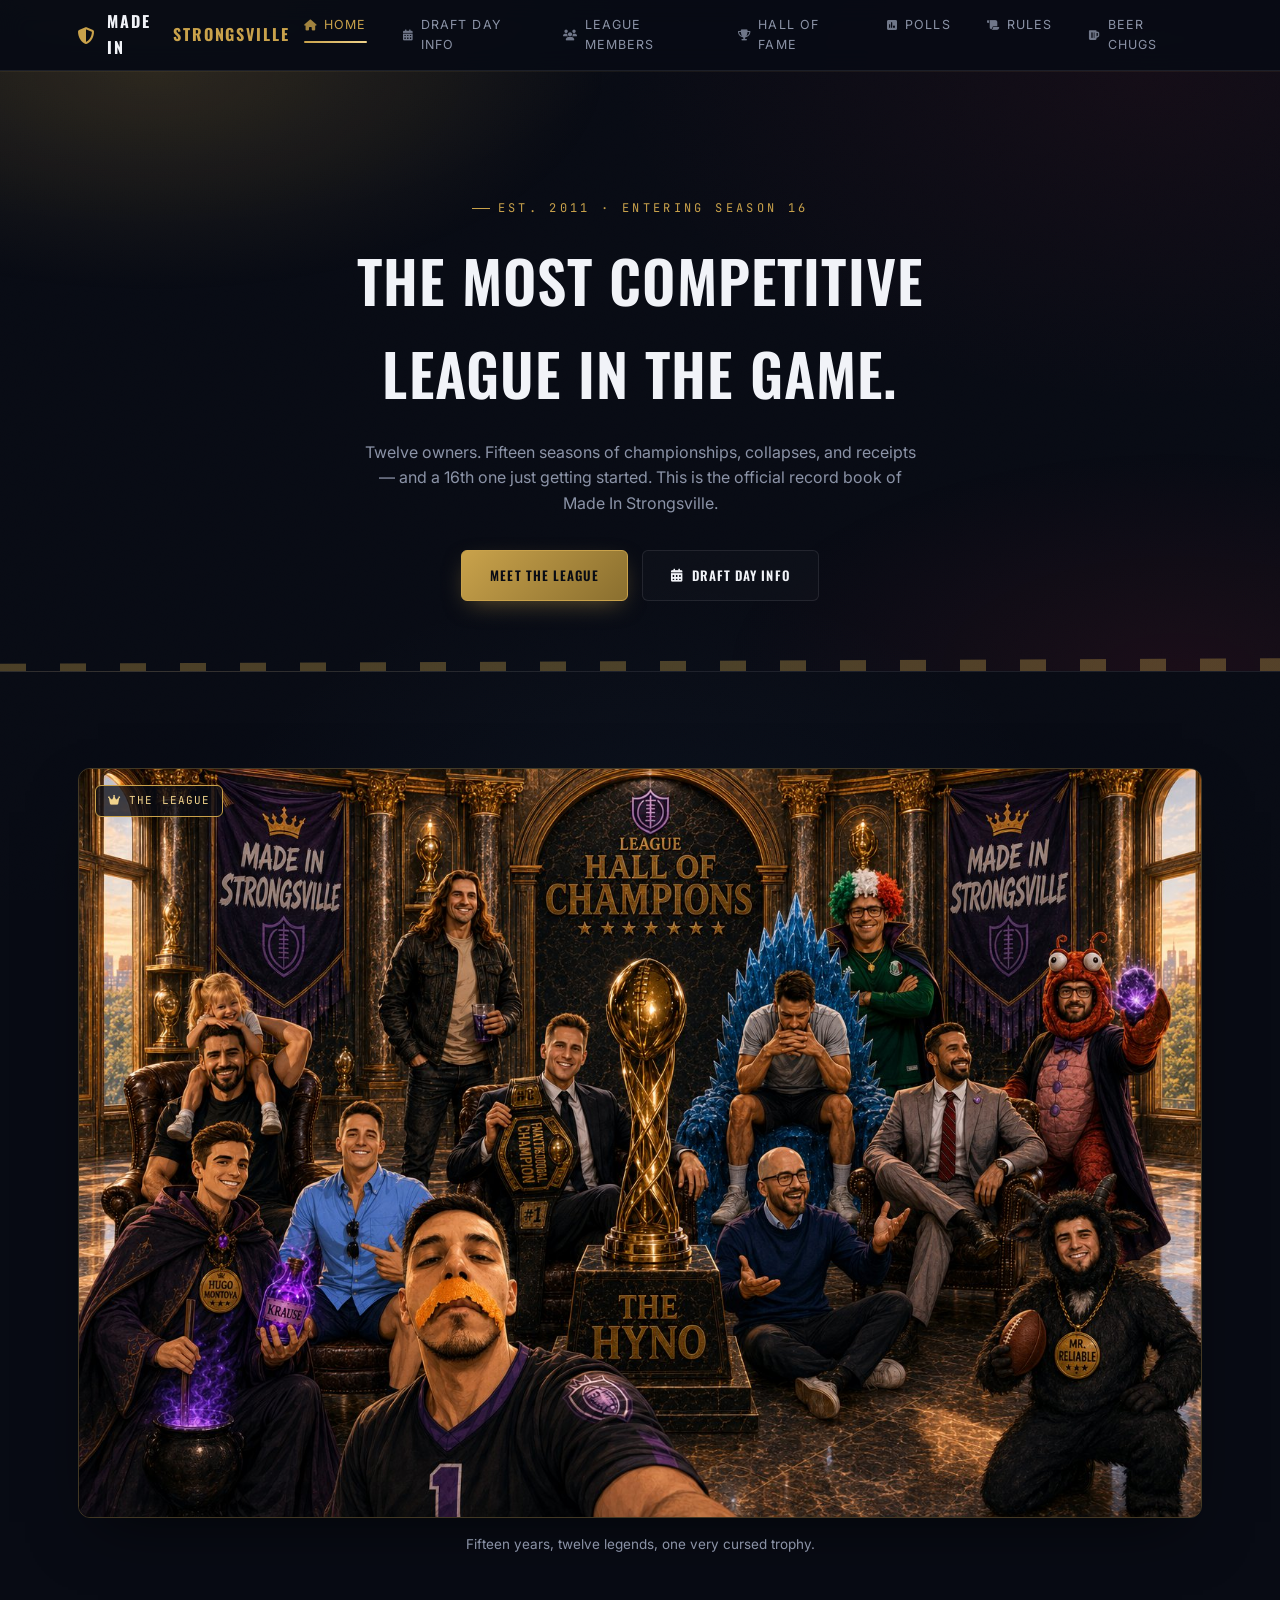
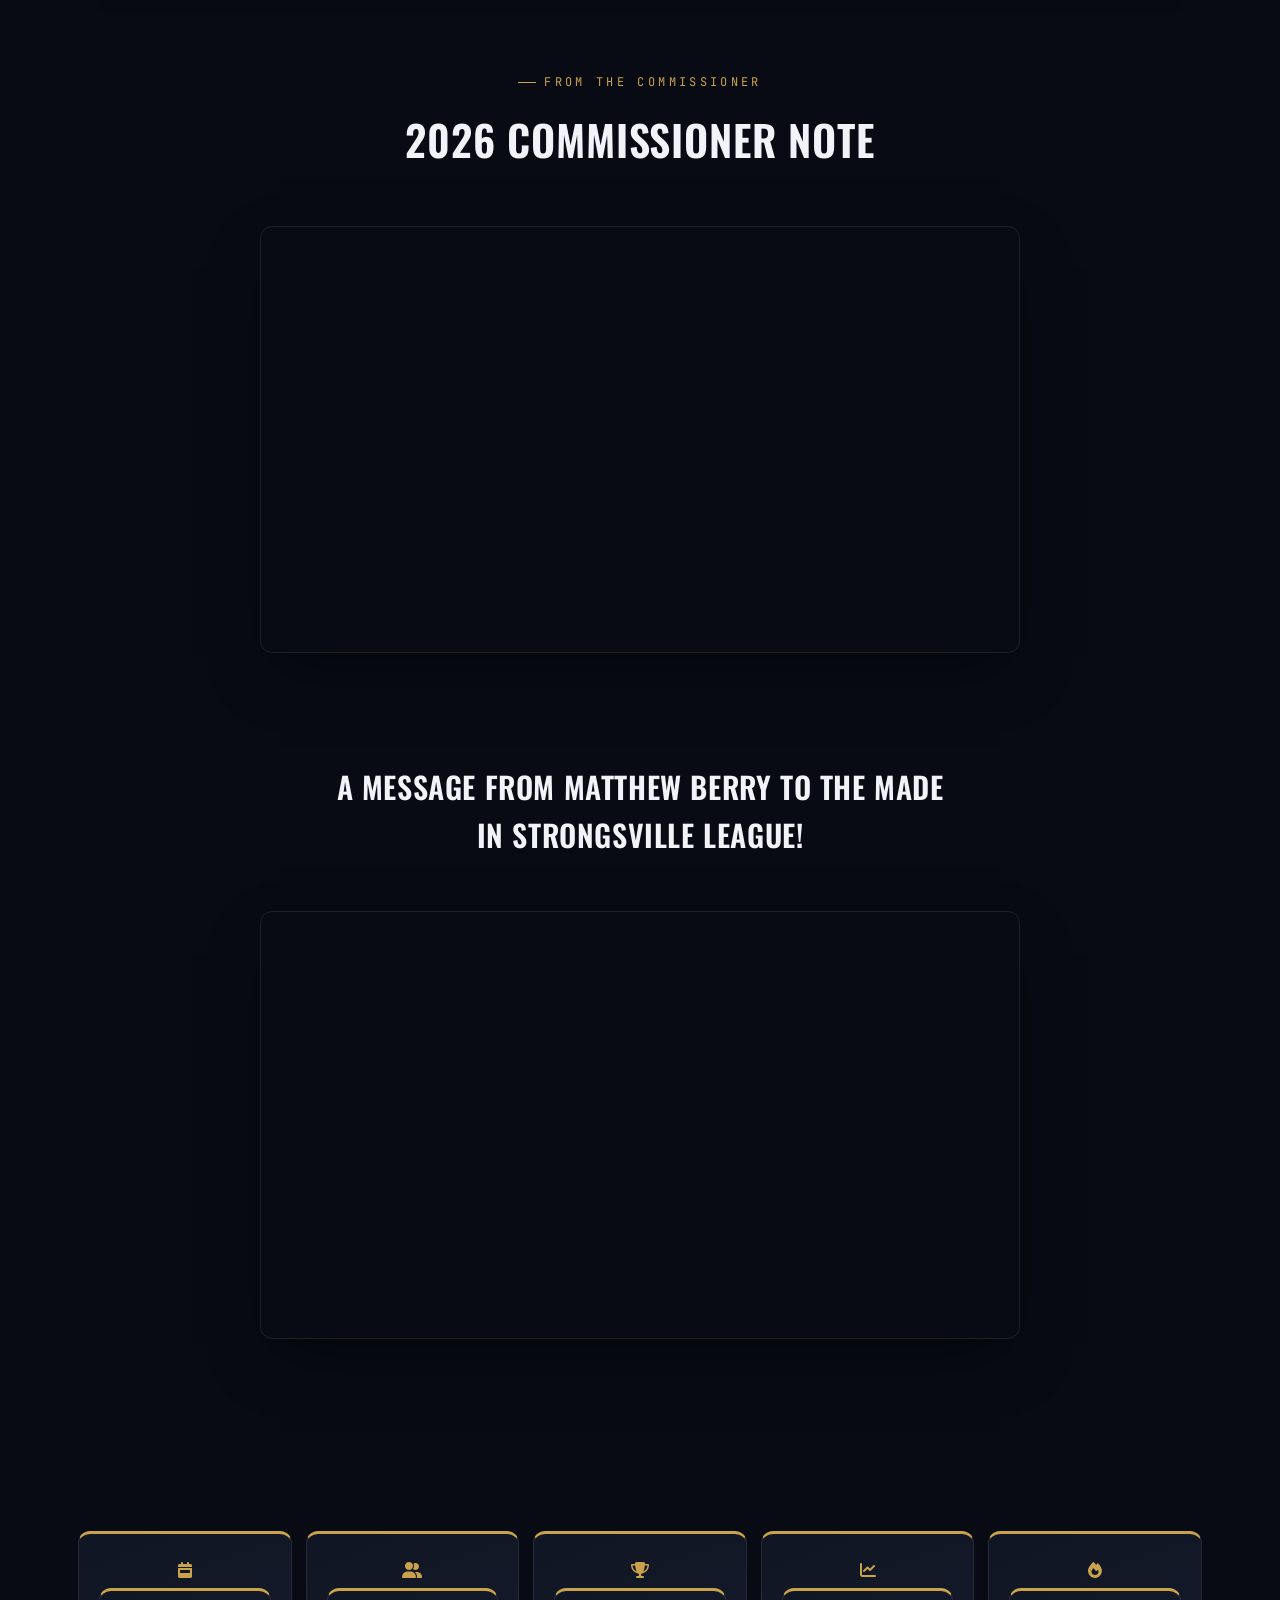
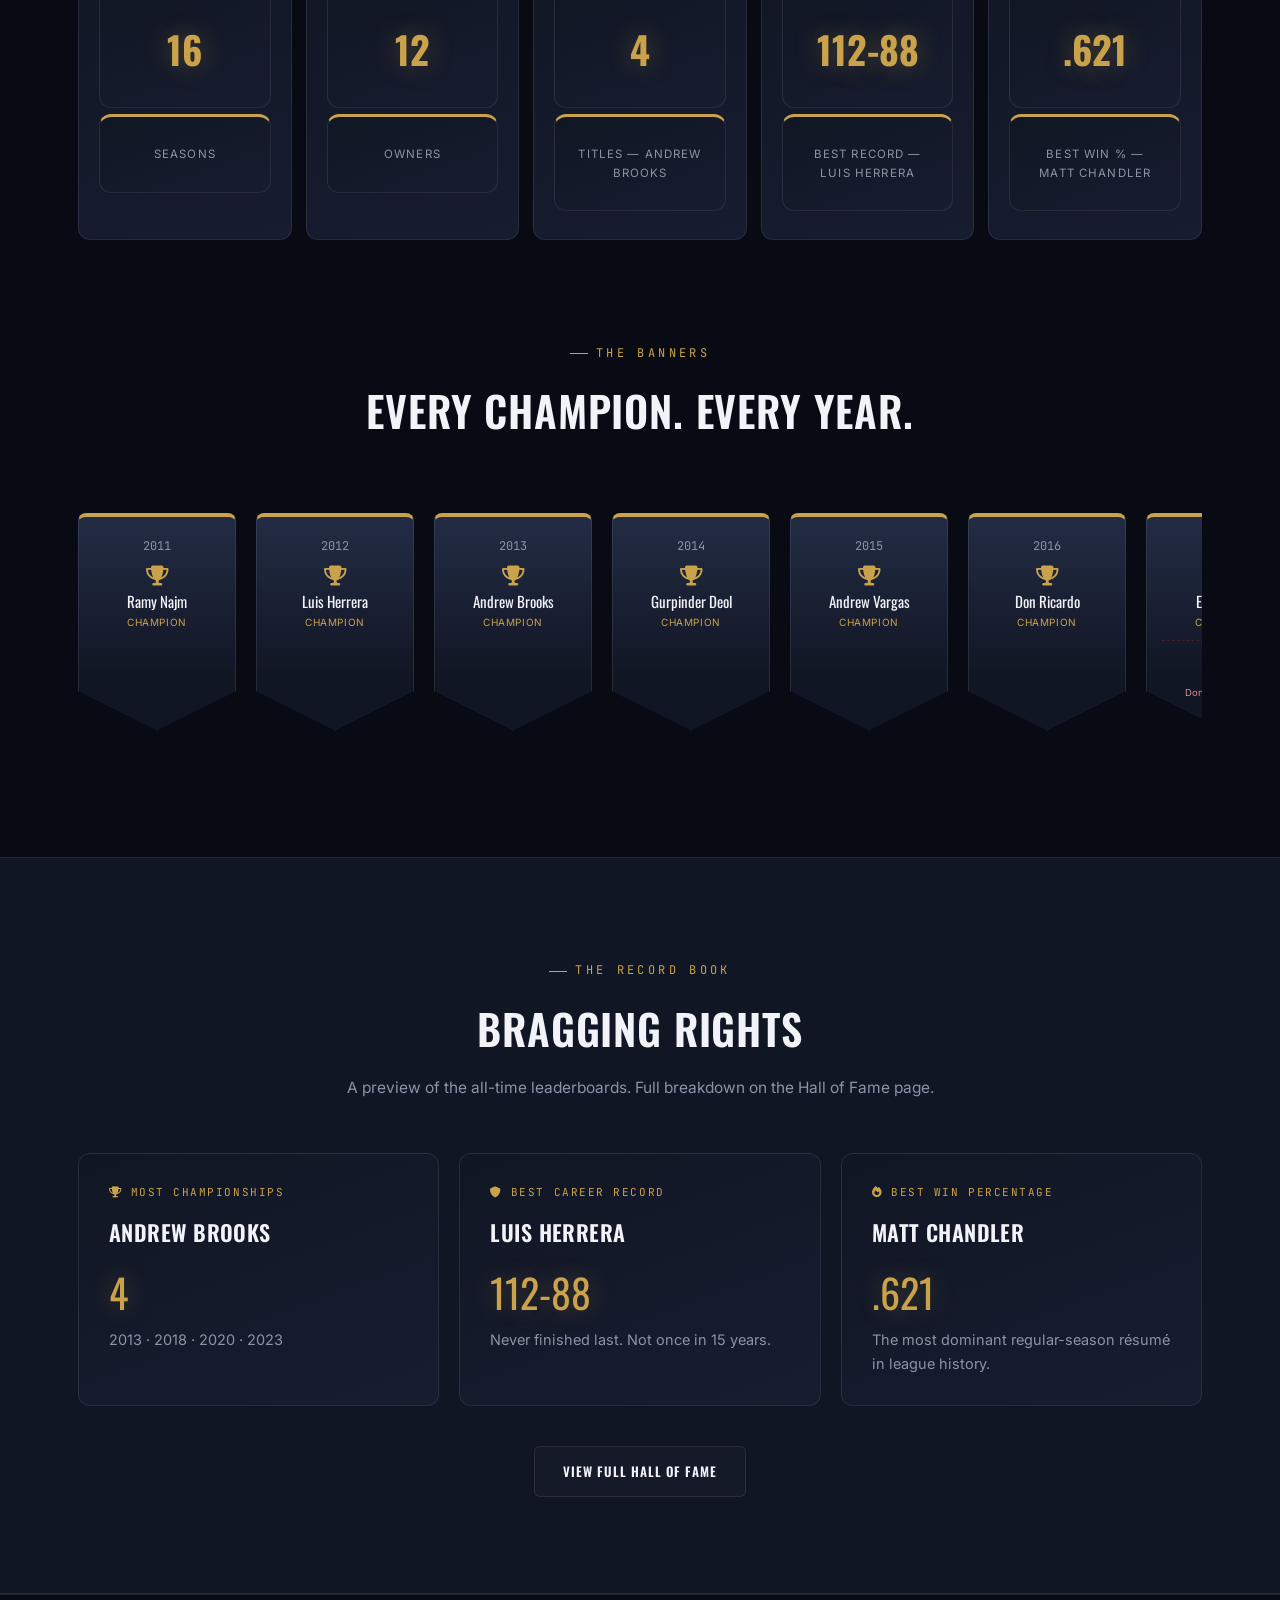
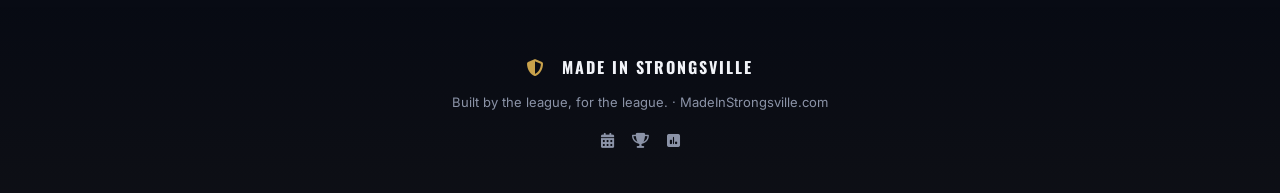
<file: index.html>
<!DOCTYPE html>
<html lang="en">
<head>
<meta charset="UTF-8">
<meta name="viewport" content="width=device-width, initial-scale=1.0">
<title>Made In Strongsville | Fantasy Football League</title>
<meta name="description" content="Season 16. 12 owners. One trophy. The official home of the Made In Strongsville fantasy football league.">
<link rel="preconnect" href="https://fonts.googleapis.com">
<link href="https://fonts.googleapis.com/css2?family=Oswald:wght@500;600;700&family=Inter:wght@400;500;600&family=JetBrains+Mono:wght@400;500&display=swap" rel="stylesheet">
<link rel="stylesheet" href="https://cdnjs.cloudflare.com/ajax/libs/font-awesome/6.5.1/css/all.min.css">
<link rel="stylesheet" href="style.css">
</head>
<body>

<nav class="site-nav">
  <div class="wrap">
    <a href="index.html" class="brand"><i class="fa-solid fa-shield-halved"></i>MADE IN <span>STRONGSVILLE</span></a>
    <ul class="navlinks">
      <li><a href="index.html" class="active"><i class="fa-solid fa-house"></i>Home</a></li>
      <li><a href="draft.html"><i class="fa-solid fa-calendar-days"></i>Draft Day Info</a></li>
      <li><a href="members.html"><i class="fa-solid fa-users"></i>League Members</a></li>
      <li><a href="hall-of-fame.html"><i class="fa-solid fa-trophy"></i>Hall of Fame</a></li>
      <li><a href="polls.html"><i class="fa-solid fa-square-poll-vertical"></i>Polls</a></li>
      <li><a href="rules.html"><i class="fa-solid fa-scroll"></i>Rules</a></li>
      <li><a href="beer-chugs.html"><i class="fa-solid fa-beer-mug-empty"></i>Beer Chugs</a></li>
    </ul>
    <button class="navtoggle" aria-label="Menu">☰</button>
  </div>
</nav>

<header class="page-hero" style="padding-top:120px; padding-bottom:70px;">
  <div class="wrap" style="text-align:center;">
    <div class="eyebrow">Est. 2011 · Entering Season 16</div>
    <h1 style="margin-top:16px;">The Most Competitive<br>League in the Game.</h1>
    <p style="margin:20px auto 0; max-width:56ch; text-align:center;">Twelve owners. Fifteen seasons of championships, collapses, and receipts — and a 16th one just getting started. This is the official record book of Made In Strongsville.</p>
    <div style="margin-top:34px; display:flex; gap:14px; justify-content:center; flex-wrap:wrap;">
      <a href="members.html" class="btn primary">Meet the League</a>
      <a href="draft.html" class="btn ghost"><i class="fa-solid fa-calendar-days"></i>Draft Day Info</a>
    </div>
  </div>
</header>

<section style="padding-bottom:0;">
  <div class="wrap">
    <div class="feature-image reveal">
      <span class="feature-tag"><i class="fa-solid fa-crown"></i> The League</span>
      <img src="photo-hall-of-champions.jpg" alt="Made In Strongsville — League Hall of Champions" loading="lazy">
    </div>
    <p class="feature-caption reveal">Fifteen years, twelve legends, one very cursed trophy.</p>
  </div>
</section>

<section style="padding-bottom:0;">
  <div class="wrap">
    <div class="section-head reveal">
      <div class="eyebrow">From The Commissioner</div>
      <h2>2026 Commissioner Note</h2>
    </div>
    <div class="video-embed-wrap reveal">
      <iframe src="https://www.youtube.com/embed/frCkLO3lfnM?si=tjz5jl0NV-0J2GUt" title="Made In Strongsville Commish Note 2026" frameborder="0" allow="accelerometer; autoplay; clipboard-write; encrypted-media; gyroscope; picture-in-picture" allowfullscreen></iframe>
    </div>
  </div>
</section>

<section>
  <div class="wrap">
    <div class="section-head reveal">
      <h2 style="font-size:clamp(22px,3.4vw,30px);">A Message From Matthew Berry To The Made In Strongsville League!</h2>
    </div>
    <div class="video-embed-wrap reveal">
      <iframe src="https://www.youtube.com/embed/pJcp4WtAZCU" title="A Message From Matthew Berry To The Made In Strongsville League" frameborder="0" allow="accelerometer; autoplay; clipboard-write; encrypted-media; gyroscope; picture-in-picture" allowfullscreen></iframe>
    </div>
  </div>
</section>


<section>
  <div class="wrap">
    <div class="stat-ticker reveal">
      <div><i class="fa-solid fa-calendar-week"></i><div class="num">16</div><div class="label">Seasons</div></div>
      <div><i class="fa-solid fa-user-group"></i><div class="num">12</div><div class="label">Owners</div></div>
      <div><i class="fa-solid fa-trophy"></i><div class="num">4</div><div class="label">Titles — Andrew Brooks</div></div>
      <div><i class="fa-solid fa-chart-line"></i><div class="num">112-88</div><div class="label">Best Record — Luis Herrera</div></div>
      <div><i class="fa-solid fa-fire"></i><div class="num">.621</div><div class="label">Best Win % — Matt Chandler</div></div>
    </div>
  </div>
</section>

<section style="padding-top:0;">
  <div class="wrap">
    <div class="section-head reveal">
      <div class="eyebrow">The Banners</div>
      <h2>Every Champion. Every Year.</h2>
    </div>
    <div class="rafters reveal" id="rafters"></div>
  </div>
</section>

<section style="background:var(--navy-2); border-top:1px solid var(--navy-line); border-bottom:1px solid var(--navy-line);">
  <div class="wrap">
    <div class="section-head reveal">
      <div class="eyebrow">The Record Book</div>
      <h2>Bragging Rights</h2>
      <p>A preview of the all-time leaderboards. Full breakdown on the Hall of Fame page.</p>
    </div>
    <div class="info-grid reveal">
      <div class="info-card">
        <div class="icon-label"><i class="fa-solid fa-trophy"></i>Most Championships</div>
        <h3>Andrew Brooks</h3>
        <div class="big">4</div>
        <p>2013 · 2018 · 2020 · 2023</p>
      </div>
      <div class="info-card">
        <div class="icon-label"><i class="fa-solid fa-shield"></i>Best Career Record</div>
        <h3>Luis Herrera</h3>
        <div class="big">112-88</div>
        <p>Never finished last. Not once in 15 years.</p>
      </div>
      <div class="info-card">
        <div class="icon-label"><i class="fa-solid fa-fire"></i>Best Win Percentage</div>
        <h3>Matt Chandler</h3>
        <div class="big">.621</div>
        <p>The most dominant regular-season résumé in league history.</p>
      </div>
    </div>
    <div style="text-align:center; margin-top:40px;">
      <a href="hall-of-fame.html" class="btn ghost">View Full Hall of Fame</a>
    </div>
  </div>
</section>

<footer>
  <span class="brand"><i class="fa-solid fa-shield-halved"></i>&nbsp;MADE IN STRONGSVILLE</span>
  Built by the league, for the league. · MadeInStrongsville.com
  <div class="foot-icons">
    <a href="draft.html" aria-label="Draft Day Info"><i class="fa-solid fa-calendar-days"></i></a>
    <a href="hall-of-fame.html" aria-label="Hall of Fame"><i class="fa-solid fa-trophy"></i></a>
    <a href="polls.html" aria-label="Polls"><i class="fa-solid fa-square-poll-vertical"></i></a>
  </div>
</footer>

<script src="data.js"></script>
<script>
const raftersEl = document.getElementById('rafters');
TIMELINE.forEach(([year, desc])=>{
  const champMatch = desc.match(/^([A-Za-z .]+?) (wins|claims|posts|completes)/);
  const champ = champMatch ? champMatch[1] : desc;
  // Detect a *separate* collapse mention (a different person's worst-season note within the same year)
  const collapseMatch = desc.match(/(?:^|\.\s+)([A-Z][a-z]+(?:\s[A-Z][a-z]+)*)(?:,? meanwhile,?)? posts the worst season in league history:\s*([\d-]+)/);
  const soleCollapse = collapseMatch && collapseMatch[1].trim() === champ.trim();

  const b = document.createElement('div');
  b.className = 'banner' + (soleCollapse ? ' collapse' : '');
  if(soleCollapse){
    b.innerHTML = `<div class="yr">${year}</div><i class="fa-solid fa-skull"></i><div class="champ">${collapseMatch[2]}</div><div class="tag">Worst Season Ever</div>`;
  } else {
    const noteHtml = (collapseMatch && !soleCollapse)
      ? `<div class="banner-note"><i class="fa-solid fa-triangle-exclamation"></i> ${collapseMatch[1].trim()}: ${collapseMatch[2]}</div>`
      : '';
    b.innerHTML = `<div class="yr">${year}</div><i class="fa-solid fa-trophy"></i><div class="champ">${champ}</div><div class="tag">Champion</div>${noteHtml}`;
  }
  raftersEl.appendChild(b);
});
</script>
<script src="script.js"></script>
</body>
</html>
</file>
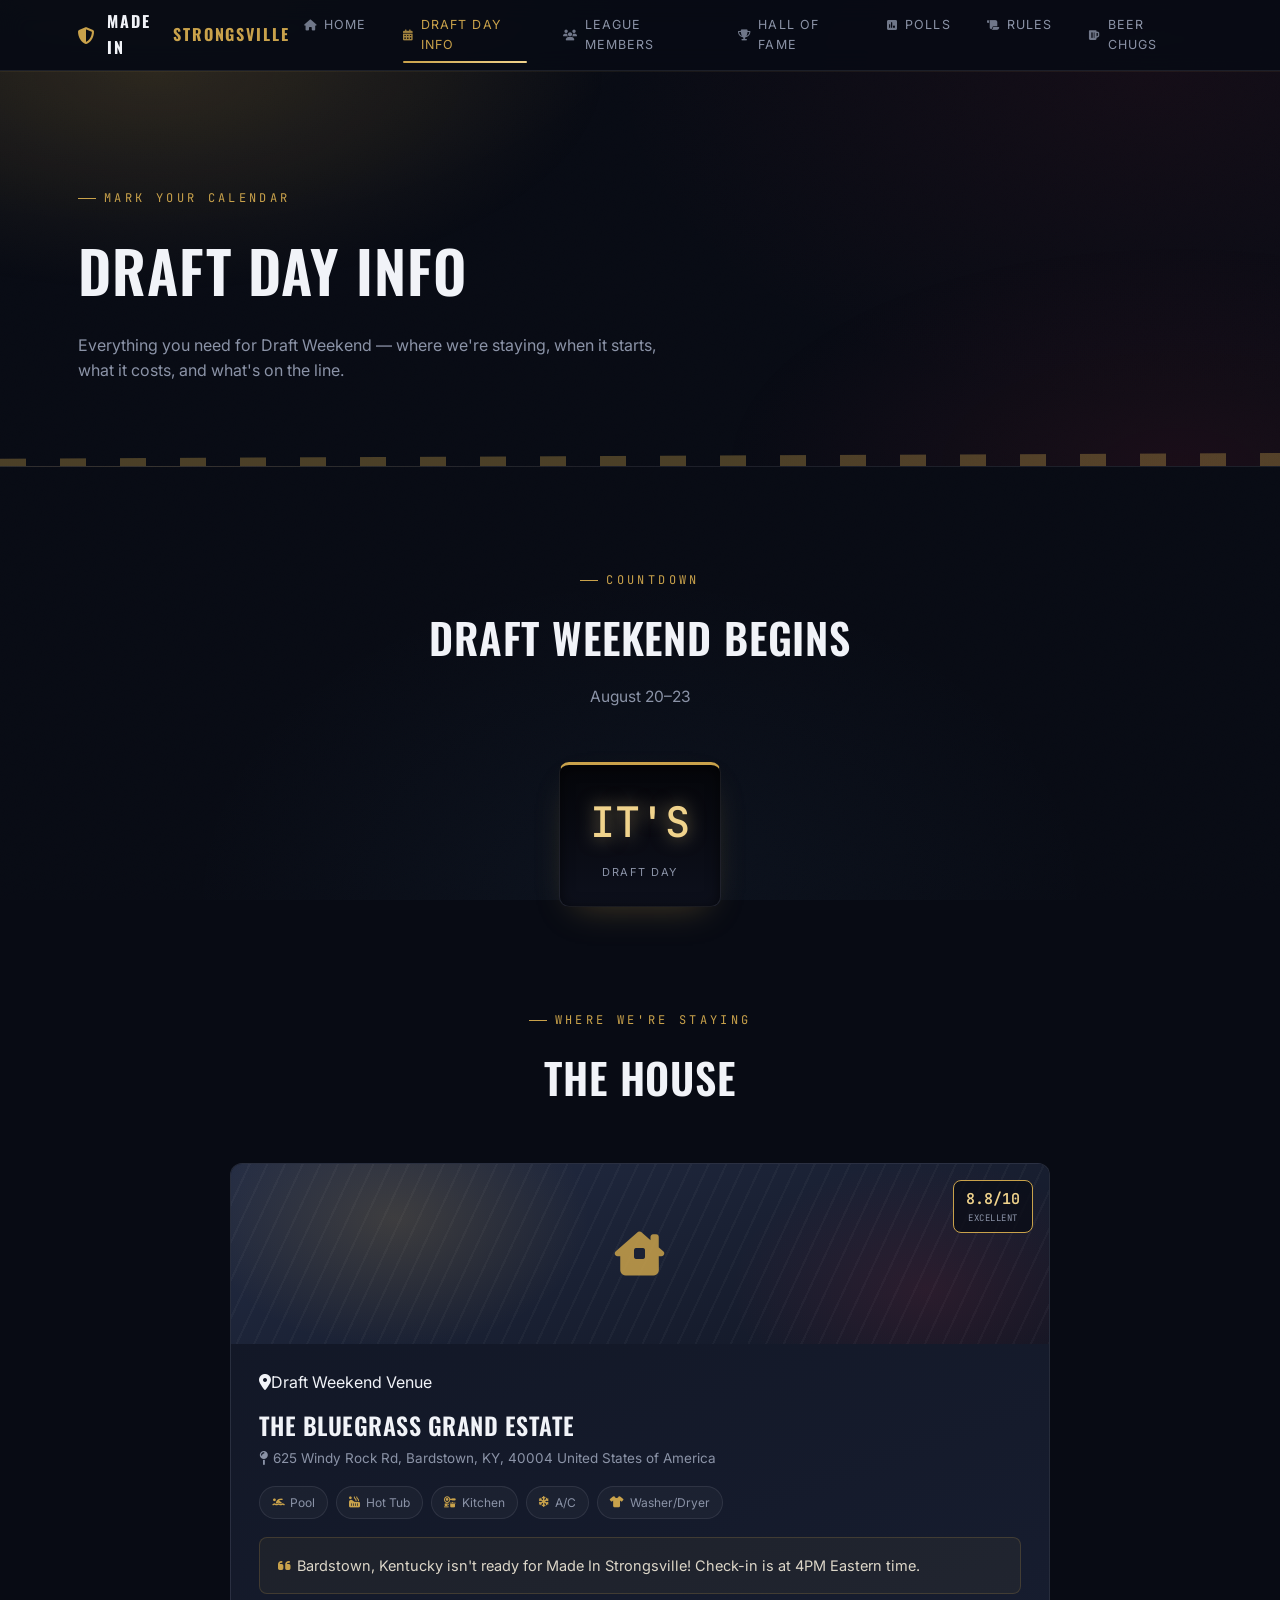
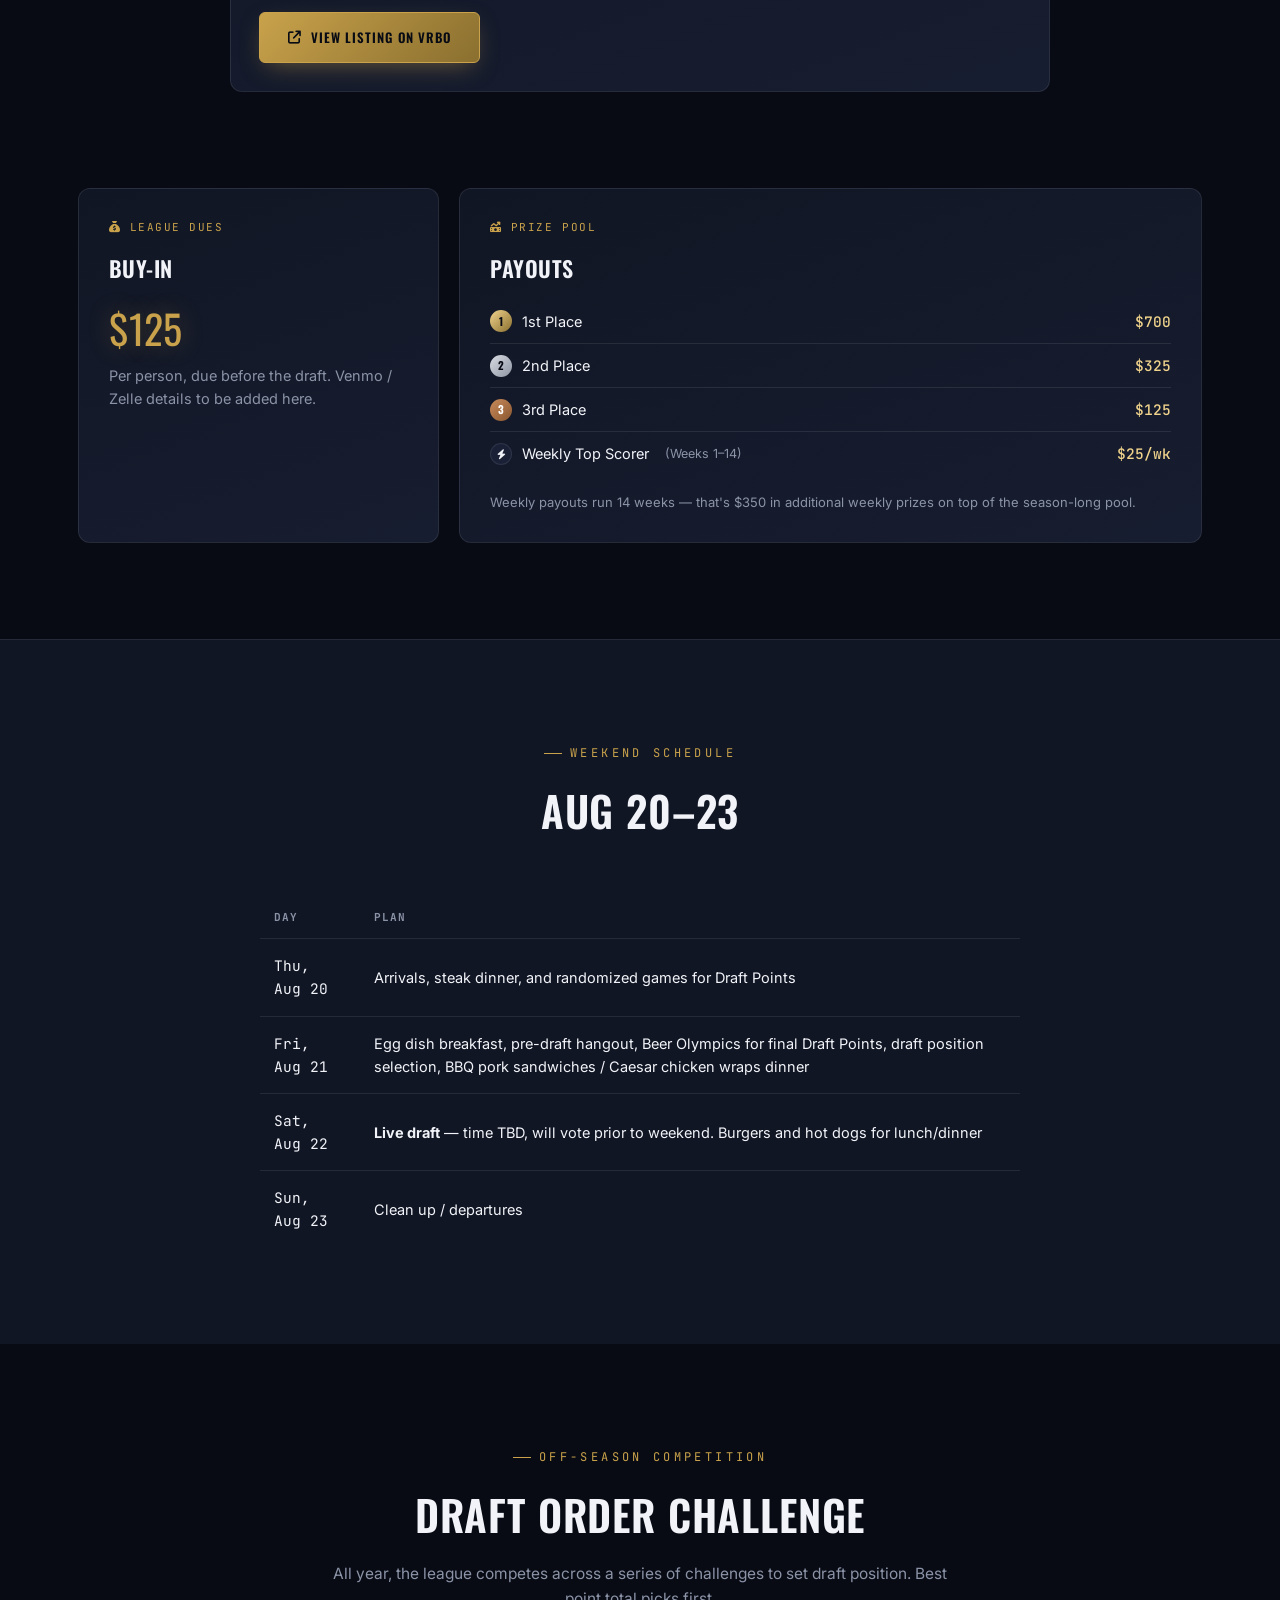
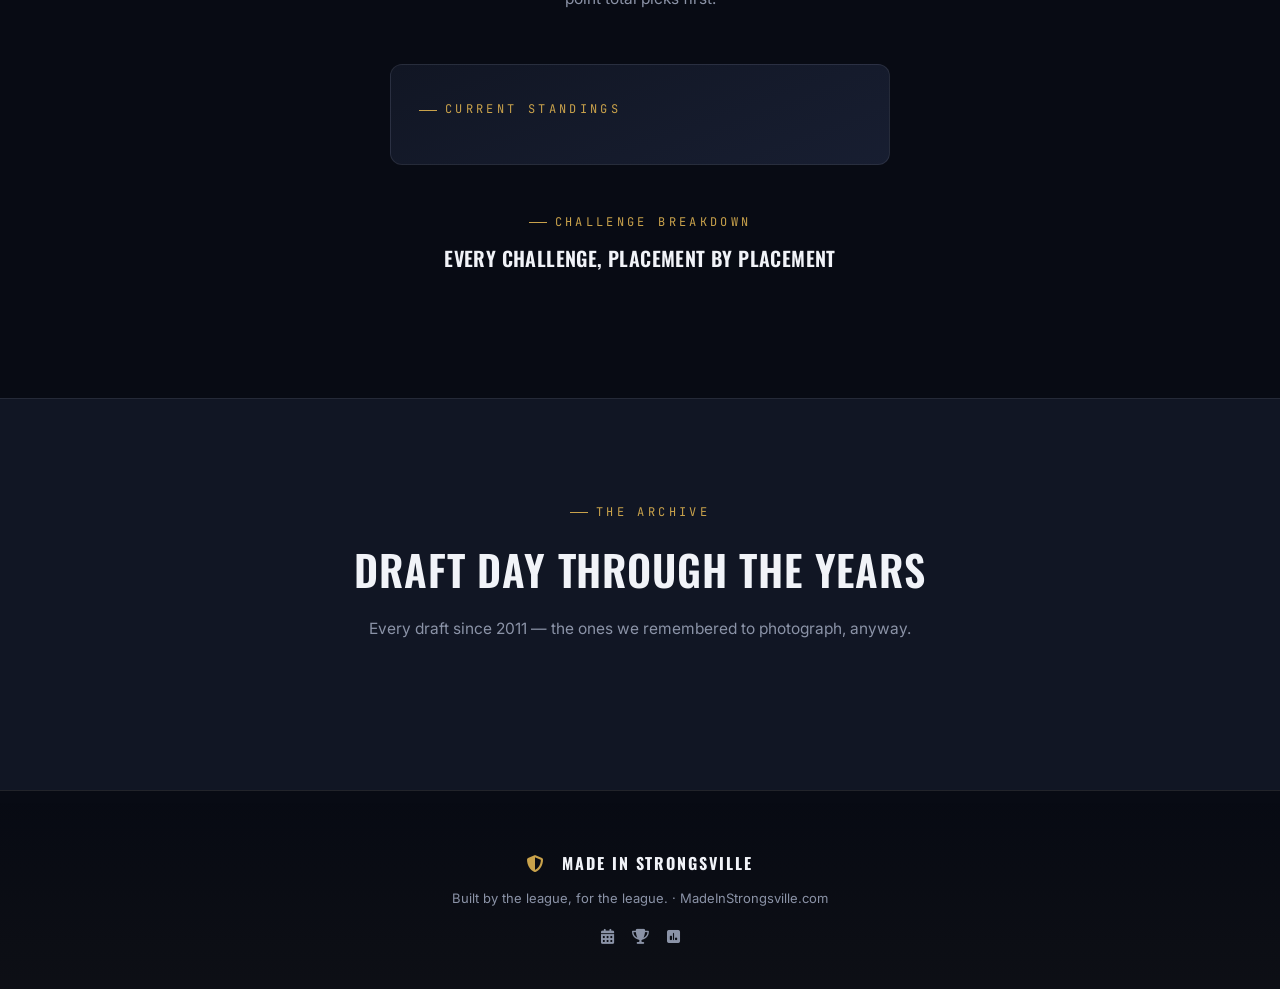
<file: draft.html>
<!DOCTYPE html>
<html lang="en">
<head>
<meta charset="UTF-8">
<meta name="viewport" content="width=device-width, initial-scale=1.0">
<title>Draft Day Info | Made In Strongsville</title>
<link rel="preconnect" href="https://fonts.googleapis.com">
<link href="https://fonts.googleapis.com/css2?family=Oswald:wght@500;600;700&family=Inter:wght@400;500;600&family=JetBrains+Mono:wght@400;500&display=swap" rel="stylesheet">
<link rel="stylesheet" href="https://cdnjs.cloudflare.com/ajax/libs/font-awesome/6.5.1/css/all.min.css">
<link rel="stylesheet" href="style.css">
</head>
<body>

<nav class="site-nav">
  <div class="wrap">
    <a href="index.html" class="brand"><i class="fa-solid fa-shield-halved"></i>MADE IN <span>STRONGSVILLE</span></a>
    <ul class="navlinks">
      <li><a href="index.html"><i class="fa-solid fa-house"></i>Home</a></li>
      <li><a href="draft.html" class="active"><i class="fa-solid fa-calendar-days"></i>Draft Day Info</a></li>
      <li><a href="members.html"><i class="fa-solid fa-users"></i>League Members</a></li>
      <li><a href="hall-of-fame.html"><i class="fa-solid fa-trophy"></i>Hall of Fame</a></li>
      <li><a href="polls.html"><i class="fa-solid fa-square-poll-vertical"></i>Polls</a></li>
      <li><a href="rules.html"><i class="fa-solid fa-scroll"></i>Rules</a></li>
      <li><a href="beer-chugs.html"><i class="fa-solid fa-beer-mug-empty"></i>Beer Chugs</a></li>
    </ul>
    <button class="navtoggle" aria-label="Menu">☰</button>
  </div>
</nav>

<header class="page-hero">
  <div class="wrap">
    <div class="eyebrow">Mark Your Calendar</div>
    <h1>Draft Day Info</h1>
    <p>Everything you need for Draft Weekend — where we're staying, when it starts, what it costs, and what's on the line.</p>
  </div>
</header>

<section>
  <div class="wrap">
    <div class="section-head reveal">
      <div class="eyebrow">Countdown</div>
      <h2>Draft Weekend Begins</h2>
      <p>August 20–23</p>
    </div>
    <div class="countdown reveal" id="countdown"></div>
  </div>
</section>

<section style="padding-top:0;">
  <div class="wrap">
    <div class="section-head reveal">
      <div class="eyebrow">Where We're Staying</div>
      <h2>The House</h2>
    </div>
    <div class="venue-card reveal">
      <div class="venue-media">
        <i class="fa-solid fa-house-chimney-window"></i>
        <div class="rating-badge">
          <div class="score">8.8/10</div>
          <div class="sub">Excellent</div>
        </div>
      </div>
      <div class="venue-body">
        <div class="icon-label"><i class="fa-solid fa-location-dot"></i>Draft Weekend Venue</div>
        <h3>The Bluegrass Grand Estate</h3>
        <div class="venue-loc"><i class="fa-solid fa-map-pin"></i> 625 Windy Rock Rd, Bardstown, KY, 40004 United States of America</div>
        <div class="amenity-row">
          <span class="amenity-chip"><i class="fa-solid fa-person-swimming"></i>Pool</span>
          <span class="amenity-chip"><i class="fa-solid fa-hot-tub-person"></i>Hot Tub</span>
          <span class="amenity-chip"><i class="fa-solid fa-kitchen-set"></i>Kitchen</span>
          <span class="amenity-chip"><i class="fa-solid fa-snowflake"></i>A/C</span>
          <span class="amenity-chip"><i class="fa-solid fa-shirt"></i>Washer/Dryer</span>
        </div>
        <div class="venue-note">
          <i class="fa-solid fa-quote-left"></i>Bardstown, Kentucky isn't ready for Made In Strongsville! Check-in is at 4PM Eastern time.
       
        </div>
        <a href="https://www.vrbo.com/4475848?dateless=true" target="_blank" rel="noopener" class="btn primary">
          <i class="fa-solid fa-arrow-up-right-from-square"></i> View Listing on Vrbo
        </a>
      </div>
    </div>
  </div>
</section>

<section style="padding-top:0;">
  <div class="wrap">
    <div class="info-grid reveal">

      <div class="info-card">
        <div class="icon-label"><i class="fa-solid fa-sack-dollar"></i>League Dues</div>
        <h3>Buy-In</h3>
        <div class="big">$125</div>
        <p>Per person, due before the draft. Venmo / Zelle details to be added here.</p>
      </div>

      <div class="info-card" style="grid-column:span 2;">
        <div class="icon-label"><i class="fa-solid fa-money-bill-trend-up"></i>Prize Pool</div>
        <h3>Payouts</h3>
        <div class="payout-list">
          <div class="payout-row">
            <div class="place"><span class="medal-sm" style="background:linear-gradient(135deg,var(--gold-bright),var(--gold-dim));">1</span>1st Place</div>
            <div class="amount">$700</div>
          </div>
          <div class="payout-row">
            <div class="place"><span class="medal-sm" style="background:linear-gradient(135deg,#d8dce3,#8f96a3);">2</span>2nd Place</div>
            <div class="amount">$325</div>
          </div>
          <div class="payout-row">
            <div class="place"><span class="medal-sm" style="background:linear-gradient(135deg,#c88a5a,#8a5730); color:#fff;">3</span>3rd Place</div>
            <div class="amount">$125</div>
          </div>
          <div class="payout-row">
            <div class="place"><span class="medal-sm" style="background:var(--navy-3); color:var(--ink); border:1px solid var(--navy-line);"><i class="fa-solid fa-bolt" style="font-size:10px;"></i></span>Weekly Top Scorer <span style="color:var(--muted); font-size:12.5px; margin-left:6px;">(Weeks 1–14)</span></div>
            <div class="amount">$25/wk</div>
          </div>
        </div>
        <p style="margin-top:16px; font-size:13px; color:var(--muted);">Weekly payouts run 14 weeks — that's $350 in additional weekly prizes on top of the season-long pool.</p>
      </div>

    </div>
  </div>
</section>

<section style="background:var(--navy-2); border-top:1px solid var(--navy-line);">
  <div class="wrap">
    <div class="section-head reveal">
      <div class="eyebrow">Weekend Schedule</div>
      <h2>Aug 20–23</h2>
    </div>
    <table class="leaderboard reveal" style="max-width:760px; margin:0 auto;">
      <thead><tr><th>Day</th><th>Plan</th></tr></thead>
      <tbody>
        <tr><td class="mono">Thu, Aug 20</td><td>Arrivals, steak dinner, and randomized games for Draft Points</td></tr>
        <tr><td class="mono">Fri, Aug 21</td><td>Egg dish breakfast, pre-draft hangout, Beer Olympics for final Draft Points, draft position selection, BBQ pork sandwiches / Caesar chicken wraps dinner</td></tr>
        <tr><td class="mono">Sat, Aug 22</td><td><strong>Live draft</strong> — time TBD, will vote prior to weekend. Burgers and hot dogs for lunch/dinner</td></tr>
        <tr><td class="mono">Sun, Aug 23</td><td>Clean up / departures</td></tr>
      </tbody>
    </table>
  </div>
</section>

<section>
  <div class="wrap">
    <div class="section-head reveal">
      <div class="eyebrow">Off-Season Competition</div>
      <h2>Draft Order Challenge</h2>
      <p>All year, the league competes across a series of challenges to set draft position. Best point total picks first.</p>
    </div>

    <div class="panel reveal" style="max-width:500px; margin:0 auto 40px;">
      <div class="eyebrow" style="margin-bottom:16px;">Current Standings</div>
      <table class="leaderboard" id="draftStandings"></table>
    </div>

    <div class="section-head reveal" style="margin-bottom:28px;">
      <div class="eyebrow">Challenge Breakdown</div>
      <h3 style="font-family:'Oswald',sans-serif; text-transform:uppercase; font-size:20px; margin-top:10px;">Every Challenge, Placement By Placement</h3>
    </div>
    <div id="challengeGroups" style="max-width:700px; margin:0 auto;"></div>
  </div>
</section>

<section style="background:var(--navy-2); border-top:1px solid var(--navy-line);">
  <div class="wrap">
    <div class="section-head reveal">
      <div class="eyebrow">The Archive</div>
      <h2>Draft Day Through The Years</h2>
      <p>Every draft since 2011 — the ones we remembered to photograph, anyway.</p>
    </div>
    <div class="draft-photo-grid" id="draftPhotoGrid"></div>
  </div>
</section>

<footer>
  <span class="brand"><i class="fa-solid fa-shield-halved"></i>&nbsp;MADE IN STRONGSVILLE</span>
  Built by the league, for the league. · MadeInStrongsville.com
  <div class="foot-icons">
    <a href="draft.html" aria-label="Draft Day Info"><i class="fa-solid fa-calendar-days"></i></a>
    <a href="hall-of-fame.html" aria-label="Hall of Fame"><i class="fa-solid fa-trophy"></i></a>
    <a href="polls.html" aria-label="Polls"><i class="fa-solid fa-square-poll-vertical"></i></a>
  </div>
</footer>

<script src="data.js"></script>
<script src="script.js"></script>
<script>
  buildCountdown('#countdown', new Date('2026-08-20T09:00:00'));

  // Current standings leaderboard
  const standingsEl = document.getElementById('draftStandings');
  standingsEl.innerHTML = `<tbody>${DRAFT_STANDINGS.map((r,i)=>`
    <tr>
      <td class="rank"><span class="medal">${i+1}</span></td>
      <td>${r[0]}</td>
      <td class="num">${r[1]} pts</td>
    </tr>`).join('')}</tbody>`;

  // Challenge-by-challenge accordion
  const groupsEl = document.getElementById('challengeGroups');
  CHALLENGES.forEach((c, idx)=>{
    const section = document.createElement('div');
    section.className = 'challenge-group reveal in';
    const bodyContent = c.results.length
      ? `<table class="leaderboard"><tbody>${c.results.map((r,i)=>`
          <tr>
            <td class="rank"><span class="medal">${i+1}</span></td>
            <td>${r[0]}</td>
            <td class="num">${r[1]} pts</td>
          </tr>`).join('')}</tbody></table>`
      : `<div class="challenge-empty-row"><i class="fa-solid fa-hourglass-half"></i> Not yet played — results post here once it happens.</div>`;
    section.innerHTML = `
      <button class="challenge-group-head" aria-expanded="false">
        <div class="challenge-badge ${c.status}">${c.name.replace('Challenge ','C')}</div>
        <div class="challenge-group-title">
          <h3>${c.type}</h3>
          <span>${c.name}</span>
        </div>
        <div class="challenge-status-tag ${c.status}">${c.status === 'complete' ? 'Complete' : 'Upcoming'}</div>
        <i class="fa-solid fa-chevron-down challenge-chevron"></i>
      </button>
      <div class="challenge-group-body">${bodyContent}</div>
    `;
    const head = section.querySelector('.challenge-group-head');
    head.addEventListener('click', ()=>{
      const open = section.classList.toggle('open');
      head.setAttribute('aria-expanded', open);
    });
    groupsEl.appendChild(section);
  });
  // open the first (most recent) challenge by default
  const firstChallenge = groupsEl.querySelector('.challenge-group');
  if(firstChallenge){ firstChallenge.classList.add('open'); firstChallenge.querySelector('.challenge-group-head').setAttribute('aria-expanded','true'); }

  // Draft photo history
  const photoGrid = document.getElementById('draftPhotoGrid');
  DRAFT_PHOTOS.forEach(p=>{
    if(p.img){
      const a = document.createElement('a');
      a.className = 'draft-photo-card reveal in';
      a.href = p.img;
      a.target = '_blank';
      a.rel = 'noopener';
      a.innerHTML = `<span class="draft-photo-year">${p.year}</span><img src="${p.img}" alt="${p.year} draft" loading="lazy">`;
      photoGrid.appendChild(a);
    } else {
      const div = document.createElement('div');
      div.className = 'draft-photo-empty reveal in';
      div.innerHTML = `<span class="draft-photo-year" style="position:static;">${p.year}</span><i class="fa-solid fa-image"></i><div class="quote">${p.quote}</div>`;
      photoGrid.appendChild(div);
    }
  });
</script>
</body>
</html>
</file>
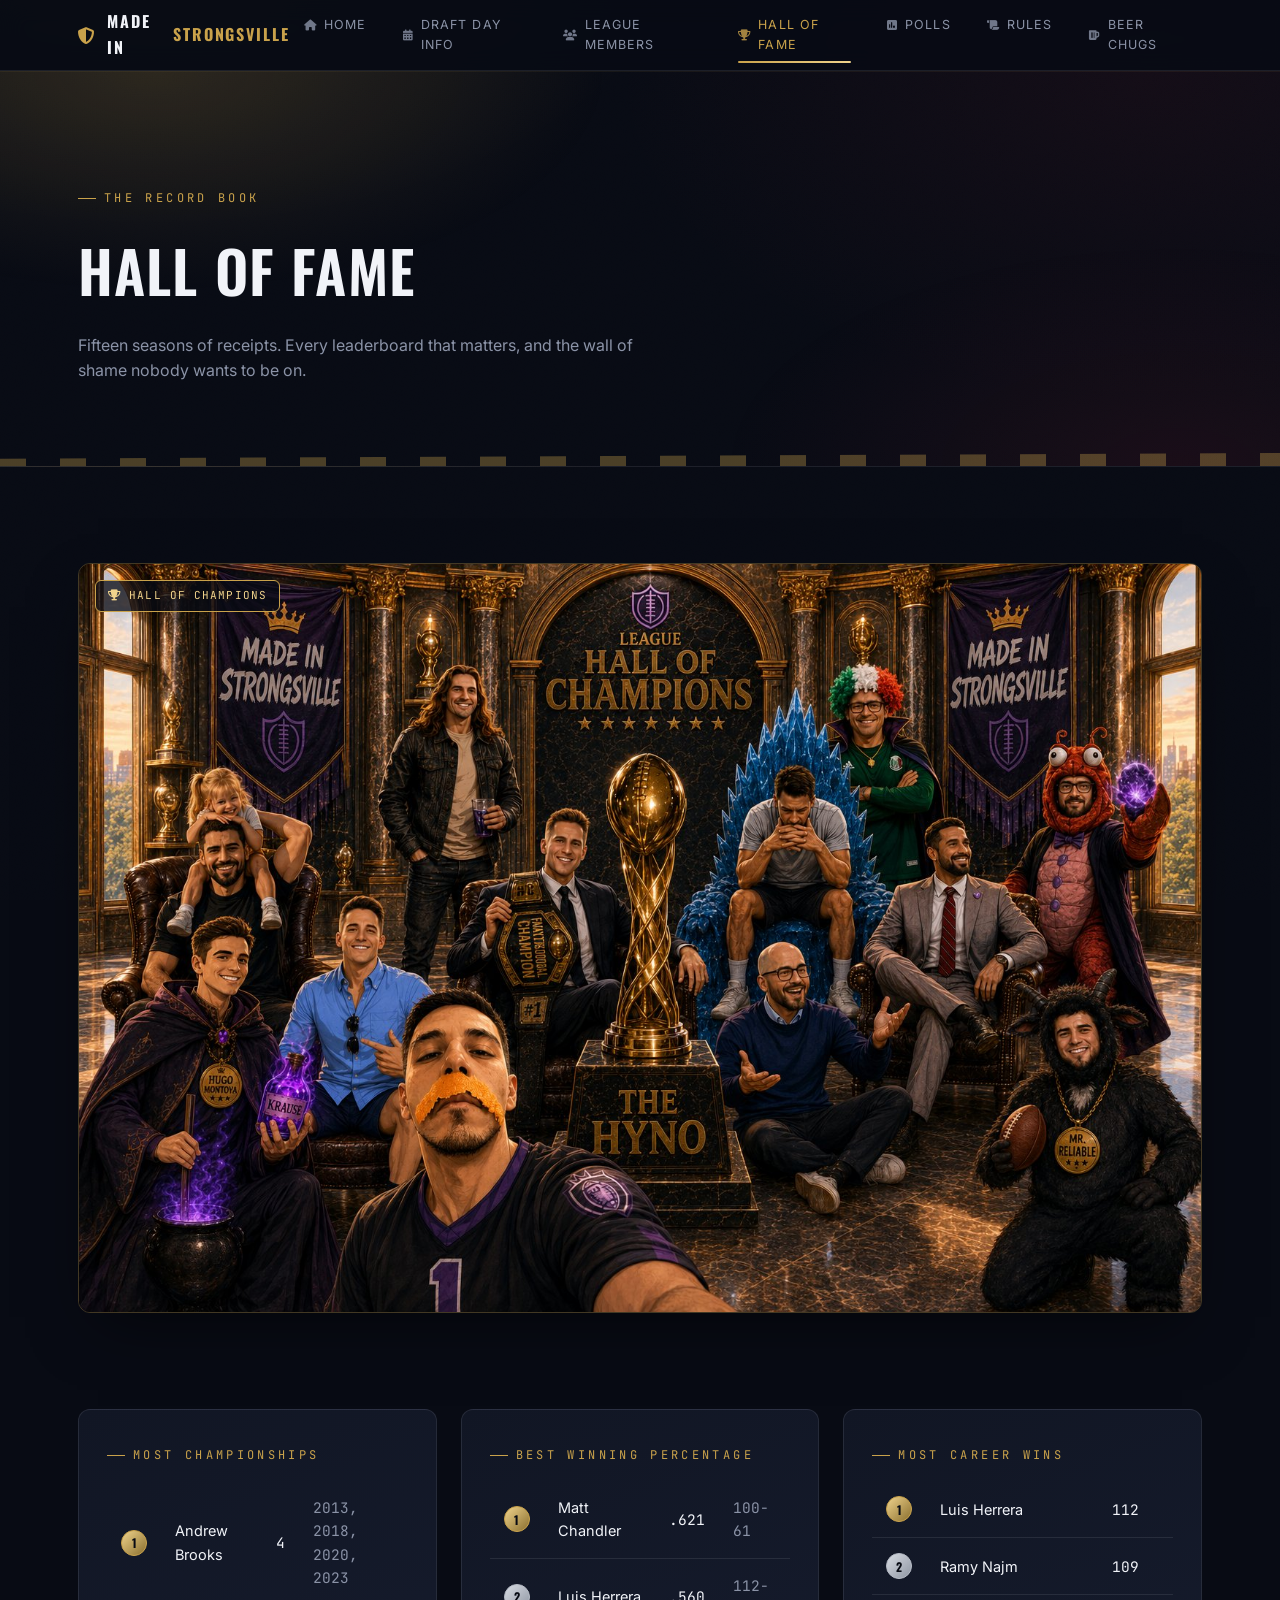
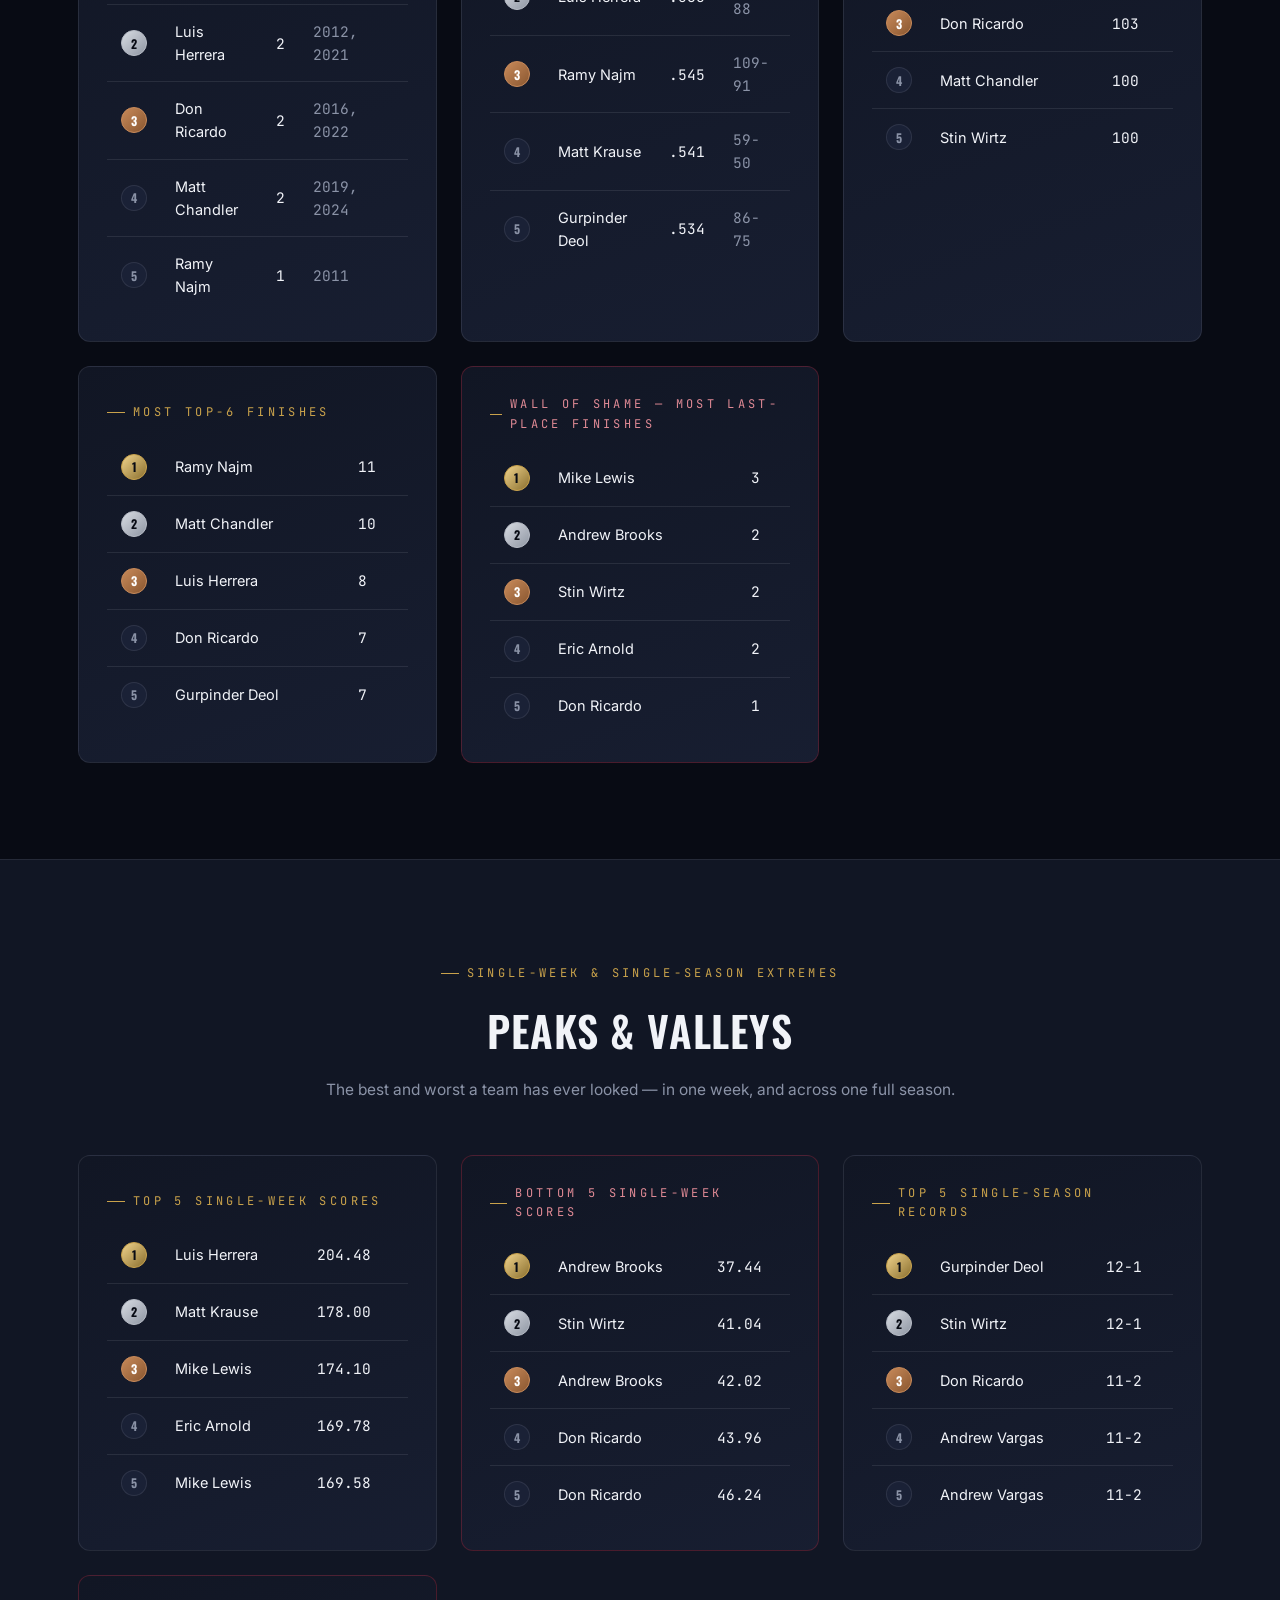
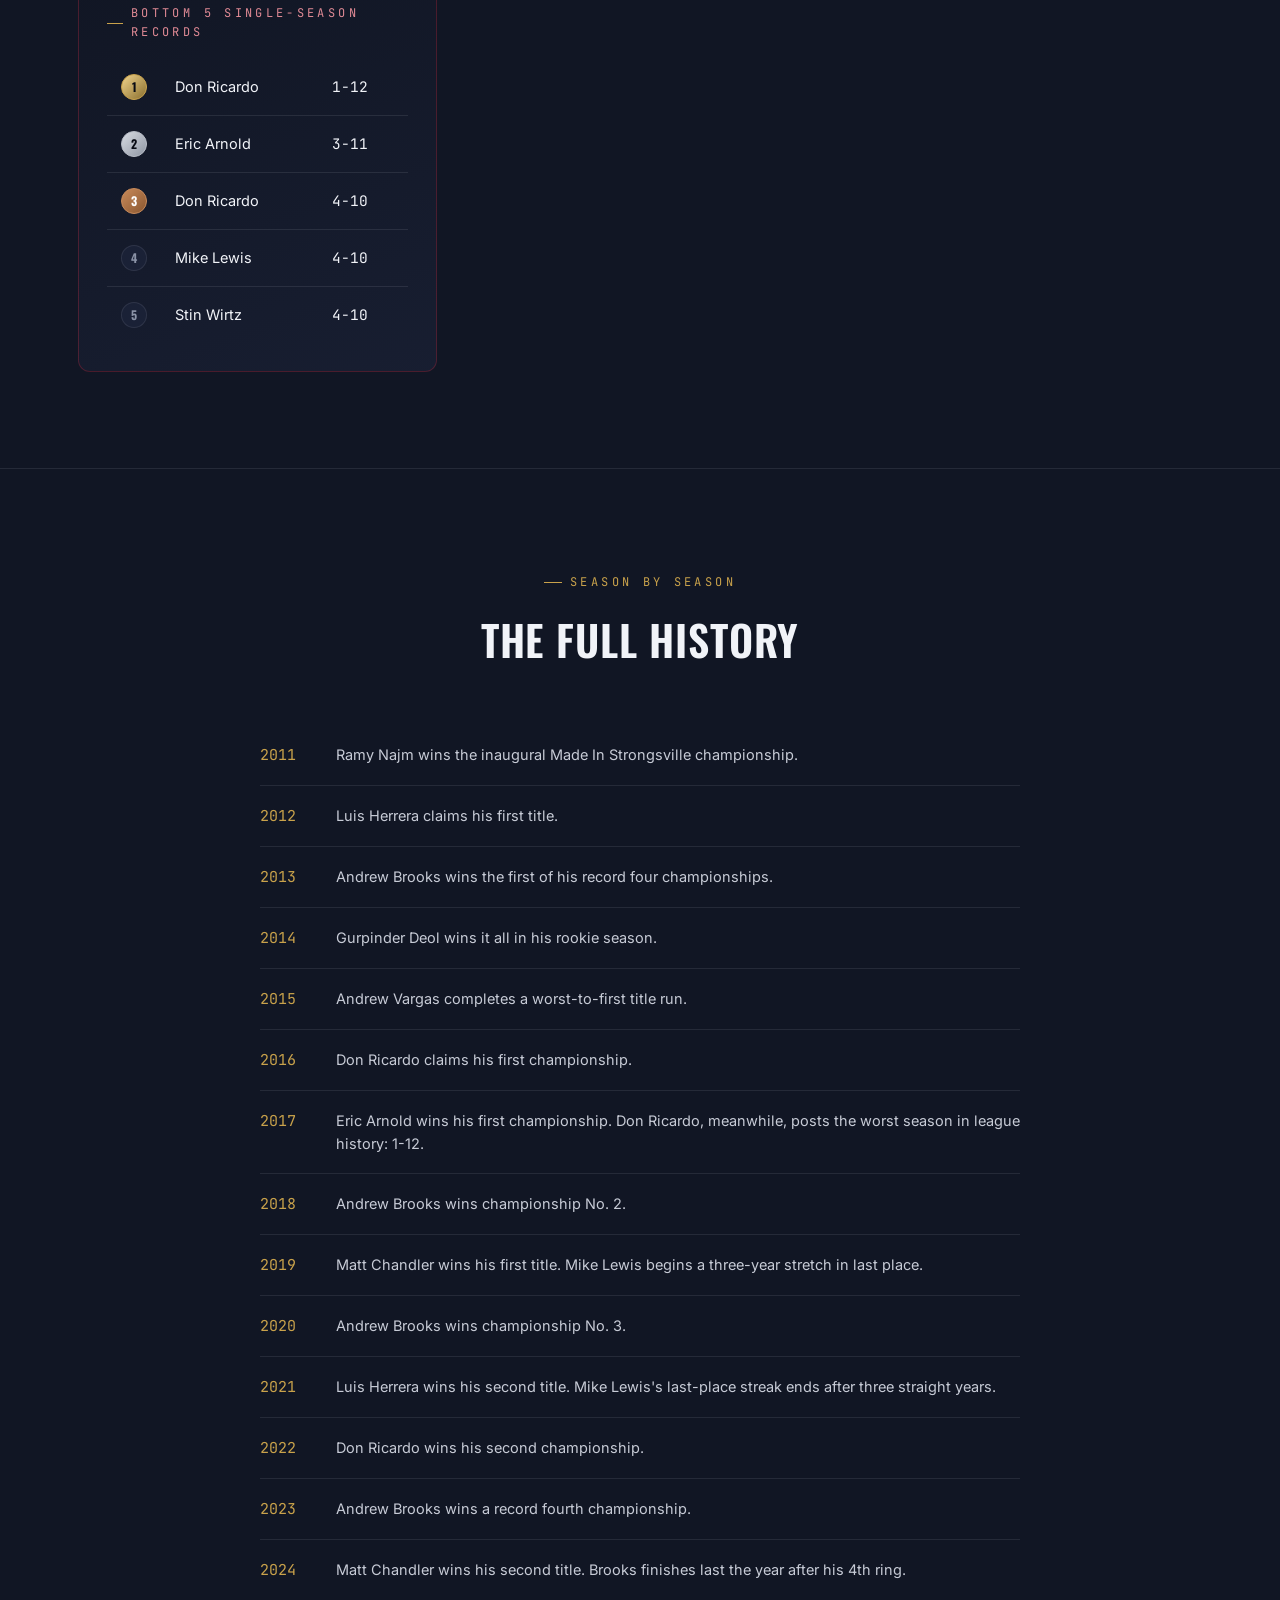
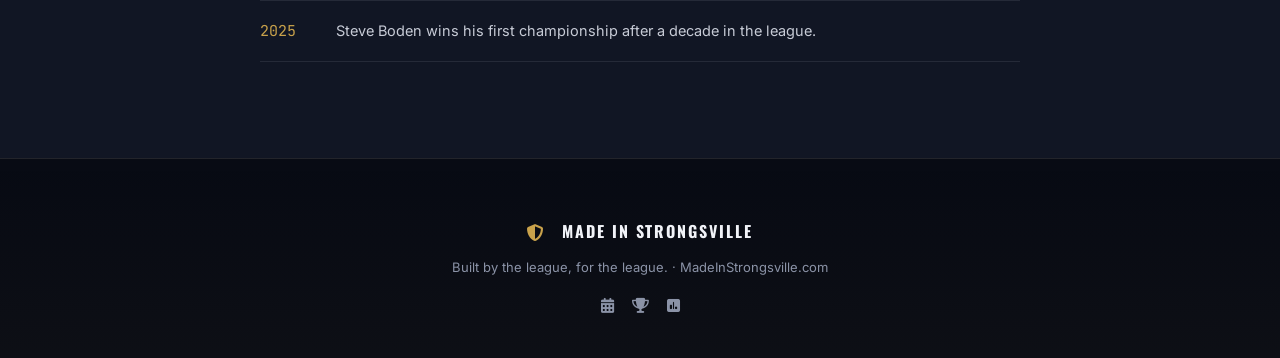
<file: hall-of-fame.html>
<!DOCTYPE html>
<html lang="en">
<head>
<meta charset="UTF-8">
<meta name="viewport" content="width=device-width, initial-scale=1.0">
<title>Hall of Fame | Made In Strongsville</title>
<link rel="preconnect" href="https://fonts.googleapis.com">
<link href="https://fonts.googleapis.com/css2?family=Oswald:wght@500;600;700&family=Inter:wght@400;500;600&family=JetBrains+Mono:wght@400;500&display=swap" rel="stylesheet">
<link rel="stylesheet" href="https://cdnjs.cloudflare.com/ajax/libs/font-awesome/6.5.1/css/all.min.css">
<link rel="stylesheet" href="style.css">
</head>
<body>

<nav class="site-nav">
  <div class="wrap">
    <a href="index.html" class="brand"><i class="fa-solid fa-shield-halved"></i>MADE IN <span>STRONGSVILLE</span></a>
    <ul class="navlinks">
      <li><a href="index.html"><i class="fa-solid fa-house"></i>Home</a></li>
      <li><a href="draft.html"><i class="fa-solid fa-calendar-days"></i>Draft Day Info</a></li>
      <li><a href="members.html"><i class="fa-solid fa-users"></i>League Members</a></li>
      <li><a href="hall-of-fame.html" class="active"><i class="fa-solid fa-trophy"></i>Hall of Fame</a></li>
      <li><a href="polls.html"><i class="fa-solid fa-square-poll-vertical"></i>Polls</a></li>
      <li><a href="rules.html"><i class="fa-solid fa-scroll"></i>Rules</a></li>
      <li><a href="beer-chugs.html"><i class="fa-solid fa-beer-mug-empty"></i>Beer Chugs</a></li>
    </ul>
    <button class="navtoggle" aria-label="Menu">☰</button>
  </div>
</nav>

<header class="page-hero">
  <div class="wrap">
    <div class="eyebrow">The Record Book</div>
    <h1>Hall of Fame</h1>
    <p>Fifteen seasons of receipts. Every leaderboard that matters, and the wall of shame nobody wants to be on.</p>
  </div>
</header>

<section style="padding-bottom:0;">
  <div class="wrap">
    <div class="feature-image reveal">
      <span class="feature-tag"><i class="fa-solid fa-trophy"></i> Hall of Champions</span>
      <img src="photo-hall-of-champions.jpg" alt="Made In Strongsville — League Hall of Champions" loading="lazy">
    </div>
  </div>
</section>

<section>
  <div class="wrap">
    <div class="lb-grid">

      <div class="panel reveal">
        <div class="eyebrow" style="margin-bottom:16px;">Most Championships</div>
        <table class="leaderboard" id="lbTitles"></table>
      </div>

      <div class="panel reveal">
        <div class="eyebrow" style="margin-bottom:16px;">Best Winning Percentage</div>
        <table class="leaderboard" id="lbWinpct"></table>
      </div>

      <div class="panel reveal">
        <div class="eyebrow" style="margin-bottom:16px;">Most Career Wins</div>
        <table class="leaderboard" id="lbWins"></table>
      </div>

      <div class="panel reveal">
        <div class="eyebrow" style="margin-bottom:16px;">Most Top-6 Finishes</div>
        <table class="leaderboard" id="lbTop6"></table>
      </div>

      <div class="panel reveal" style="border-color:rgba(179,39,59,0.35);">
        <div class="eyebrow" style="margin-bottom:16px; color:#e08a95;">Wall of Shame — Most Last-Place Finishes</div>
        <table class="leaderboard" id="lbSackos"></table>
      </div>

    </div>
  </div>
</section>

<section style="background:var(--navy-2); border-top:1px solid var(--navy-line);">
  <div class="wrap">
    <div class="section-head reveal">
      <div class="eyebrow">Single-Week &amp; Single-Season Extremes</div>
      <h2>Peaks &amp; Valleys</h2>
      <p>The best and worst a team has ever looked — in one week, and across one full season.</p>
    </div>
    <div class="lb-grid">

      <div class="panel reveal">
        <div class="eyebrow" style="margin-bottom:16px;">Top 5 Single-Week Scores</div>
        <table class="leaderboard" id="lbWeeklyHigh"></table>
      </div>

      <div class="panel reveal" style="border-color:rgba(179,39,59,0.35);">
        <div class="eyebrow" style="margin-bottom:16px; color:#e08a95;">Bottom 5 Single-Week Scores</div>
        <table class="leaderboard" id="lbWeeklyLow"></table>
      </div>

      <div class="panel reveal">
        <div class="eyebrow" style="margin-bottom:16px;">Top 5 Single-Season Records</div>
        <table class="leaderboard" id="lbSeasonBest"></table>
      </div>

      <div class="panel reveal" style="border-color:rgba(179,39,59,0.35);">
        <div class="eyebrow" style="margin-bottom:16px; color:#e08a95;">Bottom 5 Single-Season Records</div>
        <table class="leaderboard" id="lbSeasonWorst"></table>
      </div>

    </div>
  </div>
</section>

<section style="background:var(--navy-2); border-top:1px solid var(--navy-line);">
  <div class="wrap">
    <div class="section-head reveal">
      <div class="eyebrow">Season by Season</div>
      <h2>The Full History</h2>
    </div>
    <div id="tlList" style="max-width:760px; margin:0 auto;"></div>
  </div>
</section>

<footer>
  <span class="brand"><i class="fa-solid fa-shield-halved"></i>&nbsp;MADE IN STRONGSVILLE</span>
  Built by the league, for the league. · MadeInStrongsville.com
  <div class="foot-icons">
    <a href="draft.html" aria-label="Draft Day Info"><i class="fa-solid fa-calendar-days"></i></a>
    <a href="hall-of-fame.html" aria-label="Hall of Fame"><i class="fa-solid fa-trophy"></i></a>
    <a href="polls.html" aria-label="Polls"><i class="fa-solid fa-square-poll-vertical"></i></a>
  </div>
</footer>

<script src="data.js"></script>
<script>
function fillTable(id, rows, cols){
  const t = document.getElementById(id);
  t.innerHTML = `<tbody>${rows.map((r,i)=>`
    <tr>
      <td class="rank"><span class="medal">${i+1}</span></td>
      <td>${r[0]}</td>
      ${cols===3 ? `<td class="num">${r[1]}</td><td class="num" style="color:var(--muted);">${r[2]}</td>` : `<td class="num">${r[1]}</td>`}
    </tr>`).join('')}</tbody>`;
}
fillTable('lbTitles', LB_TITLES, 3);
fillTable('lbWinpct', LB_WINPCT, 3);
fillTable('lbWins', LB_WINS, 2);
fillTable('lbTop6', LB_TOP6, 2);
fillTable('lbSackos', LB_SACKOS, 2);
fillTable('lbWeeklyHigh', LB_WEEKLY_HIGH, 2);
fillTable('lbWeeklyLow', LB_WEEKLY_LOW, 2);
fillTable('lbSeasonBest', LB_SEASON_BEST, 2);
fillTable('lbSeasonWorst', LB_SEASON_WORST, 2);

const tl = document.getElementById('tlList');
TIMELINE.forEach(([year,desc])=>{
  const row = document.createElement('div');
  row.className = 'reveal in';
  row.style.cssText = 'display:flex; gap:24px; padding:18px 0; border-bottom:1px solid var(--navy-line);';
  row.innerHTML = `<div class="mono" style="color:var(--gold); min-width:52px; font-size:15px;">${year}</div><div style="color:#c7cbd6; font-size:14.5px;">${desc}</div>`;
  tl.appendChild(row);
});
</script>
<script src="script.js"></script>
</body>
</html>
</file>
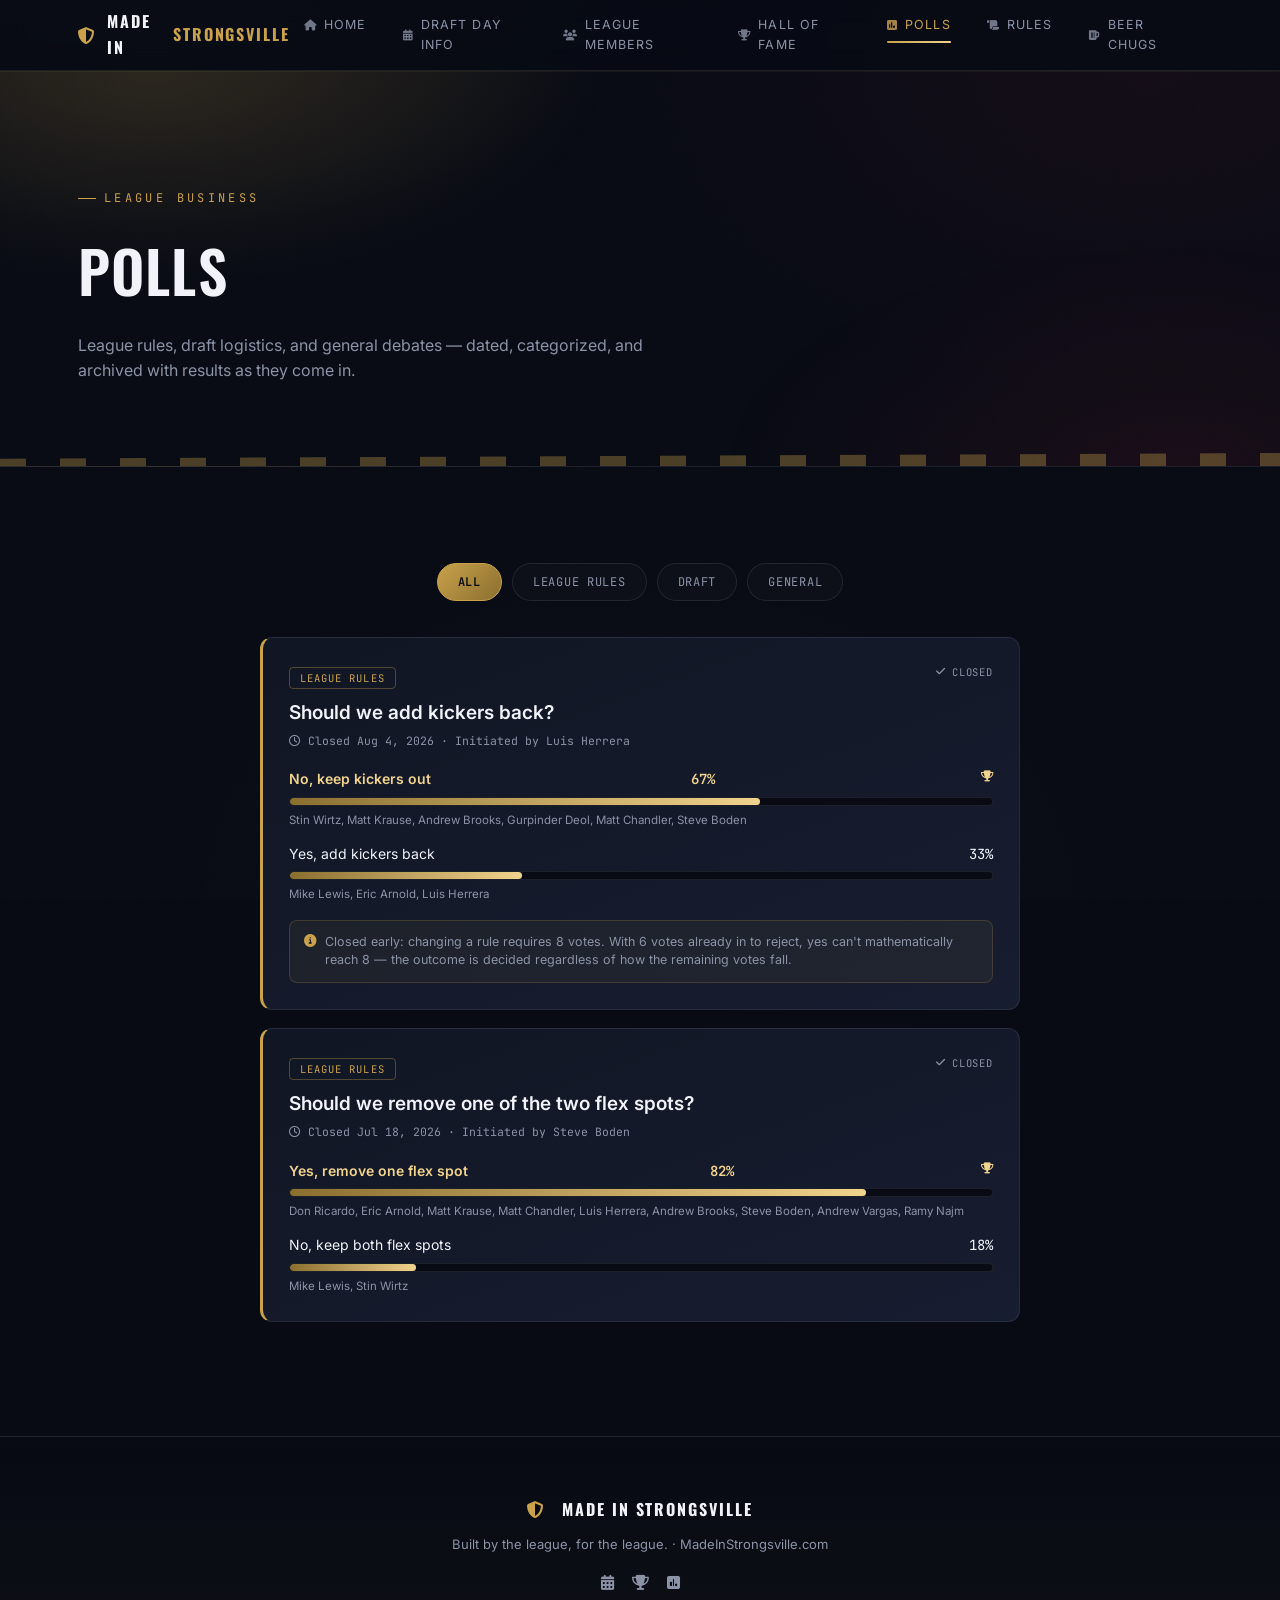
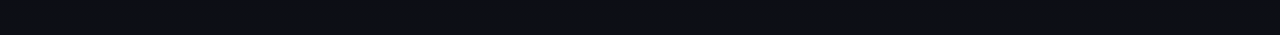
<file: polls.html>
<!DOCTYPE html>
<html lang="en">
<head>
<meta charset="UTF-8">
<meta name="viewport" content="width=device-width, initial-scale=1.0">
<title>Polls | Made In Strongsville</title>
<link rel="preconnect" href="https://fonts.googleapis.com">
<link href="https://fonts.googleapis.com/css2?family=Oswald:wght@500;600;700&family=Inter:wght@400;500;600&family=JetBrains+Mono:wght@400;500&display=swap" rel="stylesheet">
<link rel="stylesheet" href="https://cdnjs.cloudflare.com/ajax/libs/font-awesome/6.5.1/css/all.min.css">
<link rel="stylesheet" href="style.css">
</head>
<body>

<nav class="site-nav">
  <div class="wrap">
    <a href="index.html" class="brand"><i class="fa-solid fa-shield-halved"></i>MADE IN <span>STRONGSVILLE</span></a>
    <ul class="navlinks">
      <li><a href="index.html"><i class="fa-solid fa-house"></i>Home</a></li>
      <li><a href="draft.html"><i class="fa-solid fa-calendar-days"></i>Draft Day Info</a></li>
      <li><a href="members.html"><i class="fa-solid fa-users"></i>League Members</a></li>
      <li><a href="hall-of-fame.html"><i class="fa-solid fa-trophy"></i>Hall of Fame</a></li>
      <li><a href="polls.html" class="active"><i class="fa-solid fa-square-poll-vertical"></i>Polls</a></li>
      <li><a href="rules.html"><i class="fa-solid fa-scroll"></i>Rules</a></li>
      <li><a href="beer-chugs.html"><i class="fa-solid fa-beer-mug-empty"></i>Beer Chugs</a></li>
    </ul>
    <button class="navtoggle" aria-label="Menu">☰</button>
  </div>
</nav>

<header class="page-hero">
  <div class="wrap">
    <div class="eyebrow">League Business</div>
    <h1>Polls</h1>
    <p>League rules, draft logistics, and general debates — dated, categorized, and archived with results as they come in.</p>
  </div>
</header>

<section>
  <div class="wrap">
    <div class="filter-row reveal" id="filters">
      <button class="filter-btn active" data-cat="All">All</button>
      <button class="filter-btn" data-cat="League Rules">League Rules</button>
      <button class="filter-btn" data-cat="Draft">Draft</button>
      <button class="filter-btn" data-cat="General">General</button>
    </div>
    <div id="pollList" style="max-width:760px; margin:0 auto;"></div>
  </div>
</section>

<footer>
  <span class="brand"><i class="fa-solid fa-shield-halved"></i>&nbsp;MADE IN STRONGSVILLE</span>
  Built by the league, for the league. · MadeInStrongsville.com
  <div class="foot-icons">
    <a href="draft.html" aria-label="Draft Day Info"><i class="fa-solid fa-calendar-days"></i></a>
    <a href="hall-of-fame.html" aria-label="Hall of Fame"><i class="fa-solid fa-trophy"></i></a>
    <a href="polls.html" aria-label="Polls"><i class="fa-solid fa-square-poll-vertical"></i></a>
  </div>
</footer>

<script src="data.js"></script>
<script>
const pollList = document.getElementById('pollList');

function renderPolls(filter){
  pollList.innerHTML = '';
  const items = filter === 'All' ? POLLS : POLLS.filter(p=>p.cat===filter);
  items.forEach(p=>{
    const maxPct = Math.max(...p.options.map(o=>o[1]||0));
    const catClass = p.cat === 'Draft' ? 'cat-draft' : (p.cat === 'General' ? 'cat-general' : '');
    const card = document.createElement('div');
    card.className = `poll-card reveal in ${catClass}`;
    card.innerHTML = `
      <div class="poll-head">
        <div>
          <span class="poll-cat">${p.cat}</span>
          <h3>${p.q}</h3>
          <div class="poll-date"><i class="fa-regular fa-clock"></i> ${p.date}${p.initiatedBy ? ` · Initiated by ${p.initiatedBy}` : ''}</div>
        </div>
        <div class="poll-status ${p.status}">${p.status === 'open' ? 'Voting Open' : '<i class="fa-solid fa-check"></i> Closed'}</div>
      </div>
      ${p.options.map(([label,pct,voters])=>`
        <div class="poll-option ${pct===maxPct && p.status==='closed' ? 'winner' : ''}">
          <div class="row"><span>${label}</span><span class="mono">${pct!==null ? pct+'%' : ''}</span></div>
          ${pct!==null ? `<div class="bar-track"><div class="bar-fill" style="width:${pct}%;"></div></div>` : ''}
          ${voters && voters.length ? `<div class="poll-voters">${voters.join(', ')}</div>` : ''}
        </div>
      `).join('')}
      ${p.status==='open' ? `<p style="margin-top:16px; font-size:13px; color:var(--muted);">Cast your vote in the group chat — results post here once voting closes.</p>` : ''}
      ${p.note ? `<div class="poll-note"><i class="fa-solid fa-circle-info"></i> ${p.note}</div>` : ''}
    `;
    pollList.appendChild(card);
  });
}
renderPolls('All');

document.querySelectorAll('.filter-btn').forEach(btn=>{
  btn.addEventListener('click', ()=>{
    document.querySelectorAll('.filter-btn').forEach(b=>b.classList.remove('active'));
    btn.classList.add('active');
    renderPolls(btn.dataset.cat);
  });
});
</script>
<script src="script.js"></script>
</body>
</html>
</file>
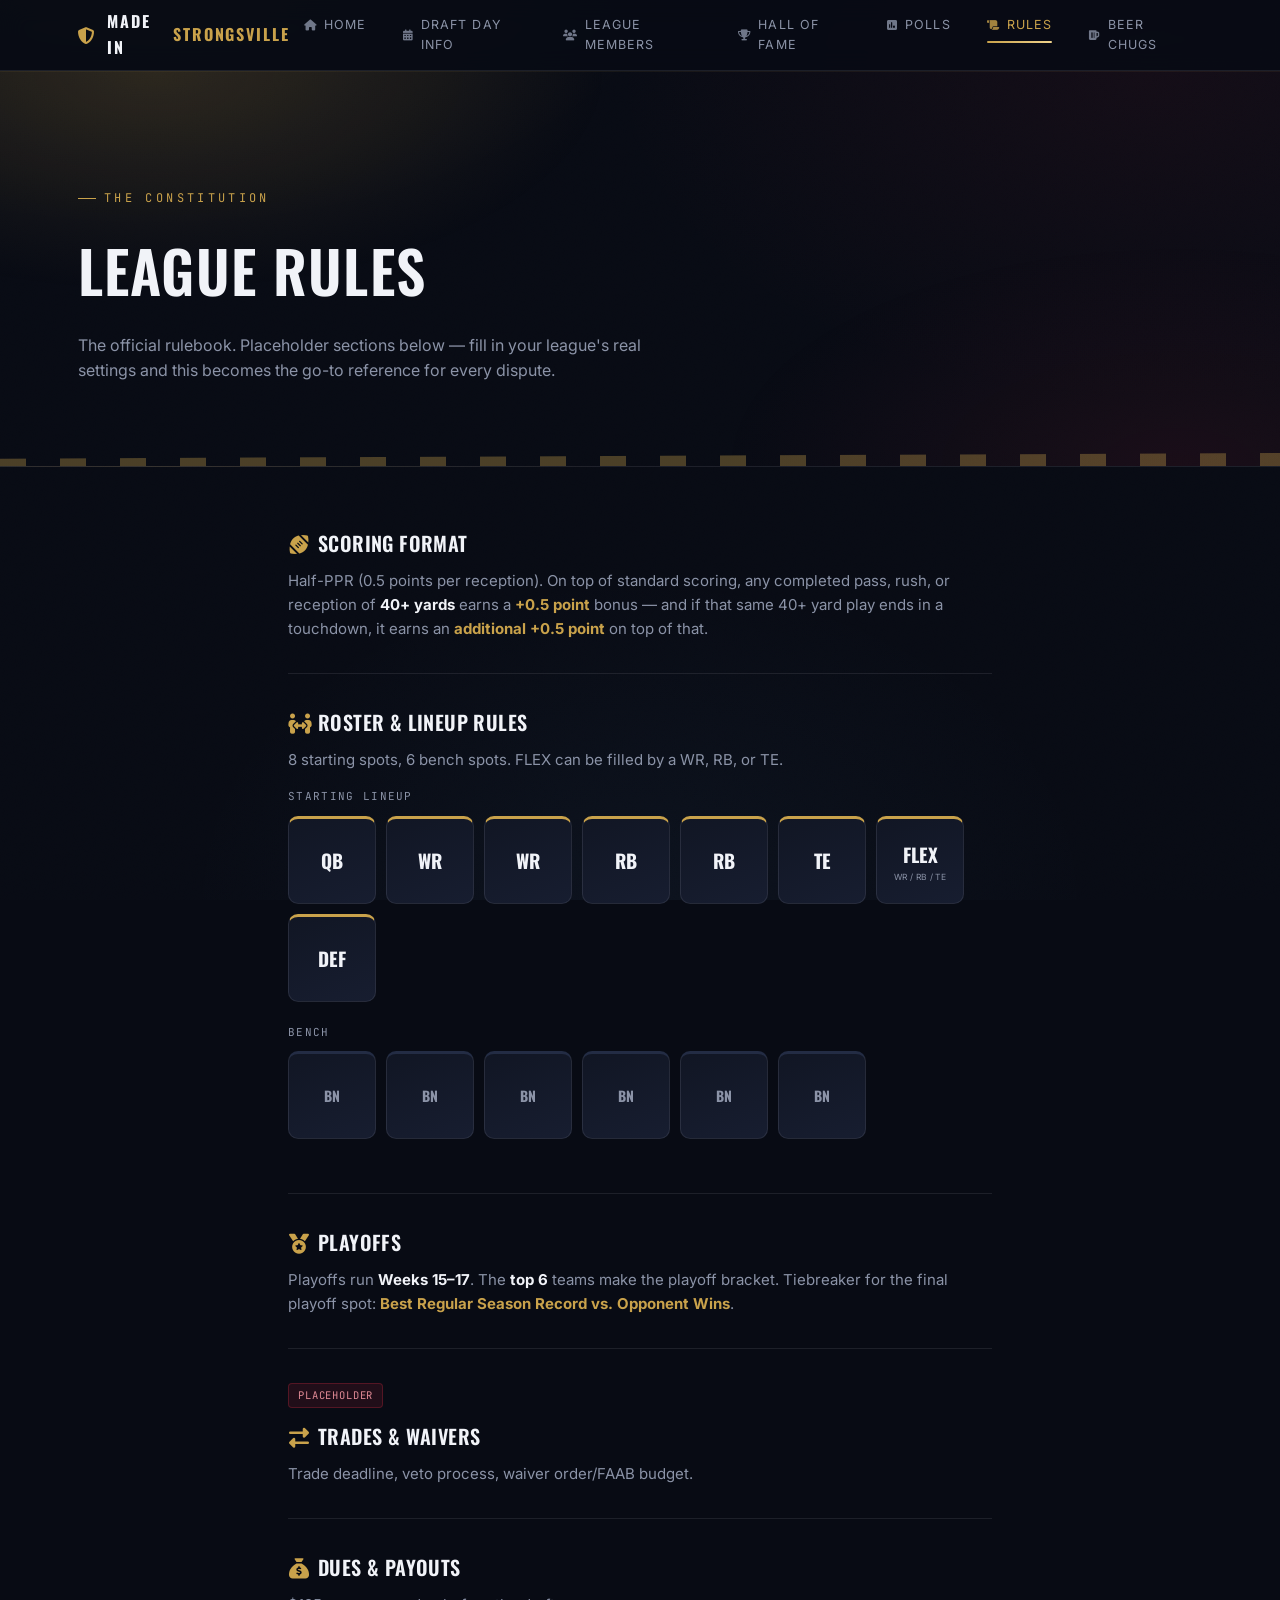
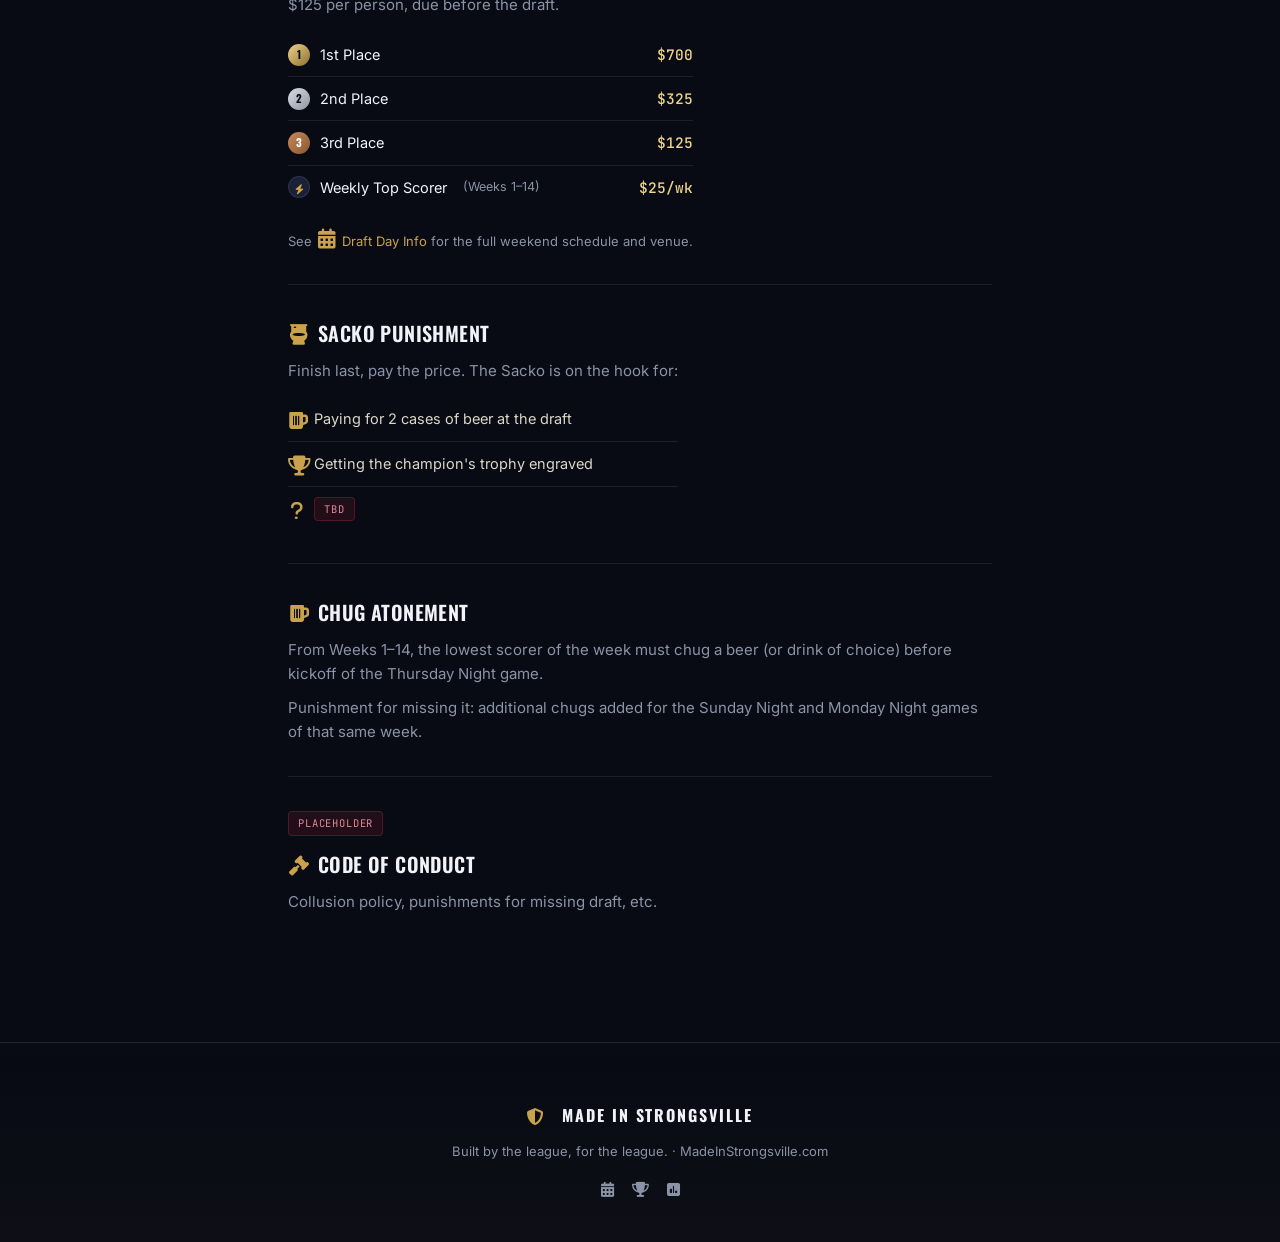
<file: rules.html>
<!DOCTYPE html>
<html lang="en">
<head>
<meta charset="UTF-8">
<meta name="viewport" content="width=device-width, initial-scale=1.0">
<title>League Rules | Made In Strongsville</title>
<link rel="preconnect" href="https://fonts.googleapis.com">
<link href="https://fonts.googleapis.com/css2?family=Oswald:wght@500;600;700&family=Inter:wght@400;500;600&family=JetBrains+Mono:wght@400;500&display=swap" rel="stylesheet">
<link rel="stylesheet" href="https://cdnjs.cloudflare.com/ajax/libs/font-awesome/6.5.1/css/all.min.css">
<link rel="stylesheet" href="style.css">
</head>
<body>

<nav class="site-nav">
  <div class="wrap">
    <a href="index.html" class="brand"><i class="fa-solid fa-shield-halved"></i>MADE IN <span>STRONGSVILLE</span></a>
    <ul class="navlinks">
      <li><a href="index.html"><i class="fa-solid fa-house"></i>Home</a></li>
      <li><a href="draft.html"><i class="fa-solid fa-calendar-days"></i>Draft Day Info</a></li>
      <li><a href="members.html"><i class="fa-solid fa-users"></i>League Members</a></li>
      <li><a href="hall-of-fame.html"><i class="fa-solid fa-trophy"></i>Hall of Fame</a></li>
      <li><a href="polls.html"><i class="fa-solid fa-square-poll-vertical"></i>Polls</a></li>
      <li><a href="rules.html" class="active"><i class="fa-solid fa-scroll"></i>Rules</a></li>
      <li><a href="beer-chugs.html"><i class="fa-solid fa-beer-mug-empty"></i>Beer Chugs</a></li>
    </ul>
    <button class="navtoggle" aria-label="Menu">☰</button>
  </div>
</nav>

<header class="page-hero">
  <div class="wrap">
    <div class="eyebrow">The Constitution</div>
    <h1>League Rules</h1>
    <p>The official rulebook. Placeholder sections below — fill in your league's real settings and this becomes the go-to reference for every dispute.</p>
  </div>
</header>

<section style="padding-top:60px;">
  <div class="wrap" style="max-width:760px;">

    <div class="rule-block reveal">
      <div>
      <h3><i class="fa-solid fa-football" style="margin-right:8px;"></i>Scoring Format</h3>
      <p>Half-PPR (0.5 points per reception). On top of standard scoring, any completed pass, rush, or reception of <strong style="color:var(--ink);">40+ yards</strong> earns a <strong style="color:var(--gold);">+0.5 point</strong> bonus — and if that same 40+ yard play ends in a touchdown, it earns an <strong style="color:var(--gold);">additional +0.5 point</strong> on top of that.</p></div>
    </div>

    <div class="rule-block reveal">
      <div>
      <h3><i class="fa-solid fa-people-arrows" style="margin-right:8px;"></i>Roster &amp; Lineup Rules</h3>
      <p style="margin-bottom:4px;">8 starting spots, 6 bench spots. FLEX can be filled by a WR, RB, or TE.</p>
      <div class="lineup-wrap">
        <div class="lineup-label">Starting Lineup</div>
        <div class="lineup-grid">
          <div class="lineup-slot"><div class="pos">QB</div></div>
          <div class="lineup-slot"><div class="pos">WR</div></div>
          <div class="lineup-slot"><div class="pos">WR</div></div>
          <div class="lineup-slot"><div class="pos">RB</div></div>
          <div class="lineup-slot"><div class="pos">RB</div></div>
          <div class="lineup-slot"><div class="pos">TE</div></div>
          <div class="lineup-slot"><div class="pos">FLEX</div><div class="sub">WR / RB / TE</div></div>
          <div class="lineup-slot"><div class="pos">DEF</div></div>
        </div>
        <div class="lineup-label">Bench</div>
        <div class="lineup-grid">
          <div class="lineup-slot bench"><div class="pos">BN</div></div>
          <div class="lineup-slot bench"><div class="pos">BN</div></div>
          <div class="lineup-slot bench"><div class="pos">BN</div></div>
          <div class="lineup-slot bench"><div class="pos">BN</div></div>
          <div class="lineup-slot bench"><div class="pos">BN</div></div>
          <div class="lineup-slot bench"><div class="pos">BN</div></div>
        </div>
      </div>
      </div>
    </div>

    <div class="rule-block reveal">
      <div>
      <h3><i class="fa-solid fa-medal" style="margin-right:8px;"></i>Playoffs</h3>
      <p>Playoffs run <strong style="color:var(--ink);">Weeks 15–17</strong>. The <strong style="color:var(--ink);">top 6</strong> teams make the playoff bracket. Tiebreaker for the final playoff spot: <strong style="color:var(--gold);">Best Regular Season Record vs. Opponent Wins</strong>.</p></div>
    </div>

    <div class="rule-block reveal">
      <div><span class="placeholder-tag">Placeholder</span>
      <h3><i class="fa-solid fa-right-left" style="margin-right:8px;"></i>Trades &amp; Waivers</h3>
      <p>Trade deadline, veto process, waiver order/FAAB budget.</p></div>
    </div>

    <div class="rule-block reveal">
      <div>
      <h3><i class="fa-solid fa-sack-dollar" style="margin-right:8px;"></i>Dues &amp; Payouts</h3>
      <p style="margin-bottom:16px;">$125 per person, due before the draft.</p>
      <div class="payout-list">
        <div class="payout-row">
          <div class="place"><span class="medal-sm" style="background:linear-gradient(135deg,var(--gold-bright),var(--gold-dim));">1</span>1st Place</div>
          <div class="amount">$700</div>
        </div>
        <div class="payout-row">
          <div class="place"><span class="medal-sm" style="background:linear-gradient(135deg,#d8dce3,#8f96a3);">2</span>2nd Place</div>
          <div class="amount">$325</div>
        </div>
        <div class="payout-row">
          <div class="place"><span class="medal-sm" style="background:linear-gradient(135deg,#c88a5a,#8a5730); color:#fff;">3</span>3rd Place</div>
          <div class="amount">$125</div>
        </div>
        <div class="payout-row">
          <div class="place"><span class="medal-sm" style="background:var(--navy-3); color:var(--ink); border:1px solid var(--navy-line);"><i class="fa-solid fa-bolt" style="font-size:10px;"></i></span>Weekly Top Scorer <span style="color:var(--muted); font-size:12.5px; margin-left:6px;">(Weeks 1–14)</span></div>
          <div class="amount">$25/wk</div>
        </div>
      </div>
      <p style="margin-top:16px; font-size:13px; color:var(--muted);">See <a href="draft.html" style="color:var(--gold);"><i class="fa-solid fa-calendar-days"></i> Draft Day Info</a> for the full weekend schedule and venue.</p>
      </div>
    </div>

    <div class="rule-block reveal">
      <div>
      <h3><i class="fa-solid fa-toilet" style="margin-right:8px;"></i>Sacko Punishment</h3>
      <p style="margin-bottom:14px;">Finish last, pay the price. The Sacko is on the hook for:</p>
      <ul class="sacko-list">
        <li><i class="fa-solid fa-beer-mug-empty"></i> Paying for 2 cases of beer at the draft</li>
        <li><i class="fa-solid fa-trophy"></i> Getting the champion's trophy engraved</li>
        <li><i class="fa-solid fa-question"></i> <span class="placeholder-tag" style="margin:0;">TBD</span></li>
      </ul>
      </div>
    </div>

    <div class="rule-block reveal">
      <div>
      <h3><i class="fa-solid fa-beer-mug-empty" style="margin-right:8px;"></i>Chug Atonement</h3>
      <p>From Weeks 1–14, the lowest scorer of the week must chug a beer (or drink of choice) before kickoff of the Thursday Night game.</p>
      <p style="margin-top:10px;">Punishment for missing it: additional chugs added for the Sunday Night and Monday Night games of that same week.</p>
      </div>
    </div>

    <div class="rule-block reveal" style="border-bottom:none;">
      <div><span class="placeholder-tag">Placeholder</span>
      <h3><i class="fa-solid fa-gavel" style="margin-right:8px;"></i>Code of Conduct</h3>
      <p>Collusion policy, punishments for missing draft, etc.</p></div>
    </div>

  </div>
</section>

<footer>
  <span class="brand"><i class="fa-solid fa-shield-halved"></i>&nbsp;MADE IN STRONGSVILLE</span>
  Built by the league, for the league. · MadeInStrongsville.com
  <div class="foot-icons">
    <a href="draft.html" aria-label="Draft Day Info"><i class="fa-solid fa-calendar-days"></i></a>
    <a href="hall-of-fame.html" aria-label="Hall of Fame"><i class="fa-solid fa-trophy"></i></a>
    <a href="polls.html" aria-label="Polls"><i class="fa-solid fa-square-poll-vertical"></i></a>
  </div>
</footer>

<script src="script.js"></script>
</body>
</html>
</file>
<file: style.css>
/* ===========================================================
   MADE IN STRONGSVILLE — shared stylesheet (v2, elevated)
   Design tokens: championship navy + metallic gold + crimson
   =========================================================== */

:root{
  --navy:#080b14;
  --navy-2:#111624;
  --navy-3:#1a2136;
  --navy-4:#232c44;
  --navy-line:rgba(238,241,246,0.09);
  --gold:#c9a24b;
  --gold-bright:#f0d38c;
  --gold-dim:#8a6f2f;
  --crimson:#b3273b;
  --crimson-bright:#e2495e;
  --emerald:#3e8a6c;
  --ice:#5b9bd5;
  --ink:#f1f3f8;
  --muted:#8b93a7;
  --radius:12px;
  --shadow-lg:0 24px 60px -20px rgba(0,0,0,0.6);
}
*{ box-sizing:border-box; }
html{ scroll-behavior:smooth; }
@media (prefers-reduced-motion: reduce){
  html{ scroll-behavior:auto; }
  *{ animation-duration:0.001ms !important; animation-iteration-count:1 !important; transition-duration:0.001ms !important; }
}
body{
  margin:0;
  background-color:var(--navy);
  background-image:
    radial-gradient(ellipse 900px 500px at 12% -8%, rgba(201,162,75,0.10), transparent 60%),
    radial-gradient(ellipse 900px 550px at 90% 8%, rgba(179,39,59,0.07), transparent 60%),
    radial-gradient(ellipse 700px 500px at 50% 100%, rgba(91,155,213,0.05), transparent 65%);
  background-attachment:fixed;
  color:var(--ink);
  font-family:'Inter',sans-serif;
  line-height:1.6;
  position:relative;
}
/* subtle film-grain texture, sits above the gradient, below content */
body::before{
  content:"";
  position:fixed; inset:0; z-index:0; pointer-events:none;
  opacity:0.035; mix-blend-mode:overlay;
  background-image:url("data:image/svg+xml,%3Csvg xmlns='http://www.w3.org/2000/svg' width='140' height='140'%3E%3Cfilter id='n'%3E%3CfeTurbulence type='fractalNoise' baseFrequency='0.9' numOctaves='2' stitchTiles='stitch'/%3E%3C/filter%3E%3Crect width='100%25' height='100%25' filter='url(%23n)'/%3E%3C/svg%3E");
}
#main-content, nav, footer{ position:relative; z-index:1; }

h1,h2,h3,h4,.display{
  font-family:'Oswald',sans-serif;
  text-transform:uppercase;
  letter-spacing:0.02em;
  font-weight:600;
  margin:0;
}
.mono{ font-family:'JetBrains Mono',monospace; }
a{ color:inherit; text-decoration:none; }
img{ max-width:100%; display:block; }
.wrap{ max-width:1180px; margin:0 auto; padding:0 28px; }
.eyebrow{
  font-family:'JetBrains Mono',monospace;
  font-size:12px; letter-spacing:0.28em; text-transform:uppercase;
  color:var(--gold);
  display:inline-flex; align-items:center; gap:8px;
}
.eyebrow i{ font-size:11px; }
.eyebrow::before{
  content:""; display:inline-block; width:18px; height:1px; background:var(--gold);
}

/* ---------- NAV ---------- */
nav.site-nav{
  position:sticky; top:0; z-index:50;
  background:rgba(8,11,20,0.86);
  backdrop-filter:blur(12px);
  border-bottom:1px solid var(--navy-line);
  box-shadow:0 1px 0 rgba(201,162,75,0.08);
}
nav.site-nav .wrap{ display:flex; align-items:center; justify-content:space-between; height:70px; }
.brand{ font-family:'Oswald',sans-serif; font-size:16px; letter-spacing:0.12em; font-weight:700; display:flex; align-items:center; gap:10px; }
.brand i{ color:var(--gold); font-size:17px; }
.brand span{ color:var(--gold); }
.navlinks{ display:flex; gap:8px; list-style:none; margin:0; padding:0; }
.navlinks a{
  display:flex; align-items:center; gap:7px;
  font-size:12.5px; letter-spacing:0.09em; text-transform:uppercase; color:var(--muted);
  transition:color .2s, background .2s; position:relative; padding:10px 14px; border-radius:6px;
}
.navlinks a i{ font-size:11px; opacity:0.8; }
.navlinks a:hover, .navlinks a:focus-visible{ color:var(--ink); background:rgba(255,255,255,0.04); }
.navlinks a.active{ color:var(--gold); }
.navlinks a.active::after{
  content:""; position:absolute; left:14px; right:14px; bottom:2px; height:2px;
  background:linear-gradient(90deg,var(--gold),var(--gold-bright));
  border-radius:2px;
}
.navtoggle{ display:none; background:none; border:1px solid var(--navy-line); border-radius:6px; color:var(--ink); width:40px; height:40px; }
@media (max-width:860px){
  .navlinks{
    position:absolute; top:70px; left:0; right:0; background:var(--navy-2);
    flex-direction:column; gap:0; border-bottom:1px solid var(--navy-line);
    max-height:0; overflow:hidden; transition:max-height .3s ease;
  }
  .navlinks.open{ max-height:420px; }
  .navlinks li{ border-top:1px solid var(--navy-line); }
  .navlinks a{ display:flex; padding:16px 28px; border-radius:0; }
  .navlinks a.active::after{ display:none; }
  .navtoggle{ display:block; }
}

/* ---------- PAGE HERO ---------- */
.page-hero{
  padding:110px 0 66px;
  position:relative;
  overflow:hidden;
  background:
    radial-gradient(ellipse 700px 340px at 12% 0%, rgba(201,162,75,0.14), transparent 65%),
    radial-gradient(ellipse 700px 340px at 92% 100%, rgba(179,39,59,0.10), transparent 65%);
  border-bottom:1px solid var(--navy-line);
}
.page-hero::after{
  content:"";
  position:absolute; left:0; right:0; bottom:-1px; height:14px;
  background:repeating-linear-gradient(90deg, var(--gold) 0 26px, transparent 26px 60px);
  opacity:0.35;
  clip-path:polygon(0 100%, 100% 100%, 100% 0, 0 40%);
}
.page-hero h1{ font-size:clamp(34px,5vw,58px); margin-top:16px; }
.page-hero p{ color:var(--muted); max-width:60ch; margin-top:16px; font-size:16px; }

/* ---------- BUTTONS ---------- */
.btn{
  display:inline-flex; align-items:center; gap:9px;
  padding:14px 28px; border-radius:6px;
  font-family:'Oswald',sans-serif; font-size:13px; letter-spacing:0.08em; text-transform:uppercase; font-weight:600;
  border:1px solid var(--navy-line); transition:all .25s; cursor:pointer;
  position:relative; overflow:hidden;
}
.btn.primary{ background:linear-gradient(135deg,var(--gold),var(--gold-dim)); color:var(--navy); border-color:var(--gold); box-shadow:0 8px 24px -8px rgba(201,162,75,0.5); }
.btn.primary:hover{ background:linear-gradient(135deg,var(--gold-bright),var(--gold)); transform:translateY(-2px); box-shadow:0 12px 30px -8px rgba(201,162,75,0.65); }
.btn.ghost{ color:var(--ink); background:rgba(255,255,255,0.02); }
.btn.ghost:hover{ border-color:var(--gold); color:var(--gold); transform:translateY(-2px); }

/* ---------- SECTION ---------- */
section{ padding:96px 0; position:relative; }
.section-head{ max-width:640px; margin:0 auto 52px; text-align:center; }
.section-head h2{ font-size:clamp(28px,4vw,42px); margin-top:14px; }
.section-head p{ color:var(--muted); margin-top:14px; font-size:15.5px; }
.section-head.left{ text-align:left; margin-left:0; }

.divider{
  height:40px; margin:0 auto;
  background:linear-gradient(90deg, transparent, rgba(201,162,75,0.5), transparent);
  clip-path:polygon(0 45%,100% 30%,100% 55%,0 70%);
  opacity:0.5;
}

/* ---------- CARDS (generic panel) ---------- */
.panel{
  background:linear-gradient(160deg,var(--navy-2),var(--navy-3) 140%);
  border:1px solid var(--navy-line); border-radius:var(--radius); padding:28px;
  transition:border-color .25s, transform .25s, box-shadow .25s;
}
.panel:hover{ border-color:rgba(201,162,75,0.35); box-shadow:var(--shadow-lg); transform:translateY(-3px); }

/* ---------- STAT TICKER ---------- */
.stat-ticker{
  display:grid; grid-template-columns:repeat(auto-fit,minmax(160px,1fr)); gap:14px;
}
.stat-ticker div{
  background:linear-gradient(160deg,var(--navy-2),var(--navy-3) 160%);
  border:1px solid var(--navy-line); border-top:3px solid var(--gold);
  border-radius:var(--radius); padding:28px 20px; text-align:center;
  transition:transform .25s, box-shadow .25s, border-color .25s;
}
.stat-ticker div:hover{ transform:translateY(-5px); box-shadow:0 16px 40px -18px rgba(201,162,75,0.5); border-color:rgba(201,162,75,0.5); }
.stat-ticker i{ color:var(--gold); font-size:16px; margin-bottom:10px; display:block; }
.stat-ticker .num{ font-family:'Oswald',sans-serif; font-size:38px; color:var(--gold); font-weight:700; text-shadow:0 0 24px rgba(201,162,75,0.35); }
.stat-ticker .label{ font-size:11.5px; letter-spacing:0.1em; text-transform:uppercase; color:var(--muted); margin-top:6px; }

/* ---------- CHAMPIONSHIP BANNERS (ribbon/pennant) ---------- */
.rafters{ display:flex; gap:20px; overflow-x:auto; padding:16px 6px 30px; scroll-snap-type:x proximity; }
.banner{
  flex:0 0 auto; scroll-snap-align:start;
  width:158px; background:linear-gradient(180deg,var(--navy-4),var(--navy-2) 75%);
  border:1px solid var(--navy-line); border-top:4px solid var(--gold);
  border-radius:8px 8px 0 0;
  padding:20px 15px 30px; text-align:center; position:relative;
  box-shadow:var(--shadow-lg);
  clip-path:polygon(0 0,100% 0,100% 82%,50% 100%,0 82%);
  transition:transform .3s ease, filter .3s ease;
}
.banner:hover{ transform:translateY(-6px) rotate(-1deg); filter:brightness(1.15); }
.banner .yr{ font-family:'JetBrains Mono',monospace; color:var(--muted); font-size:12px; }
.banner i{ color:var(--gold); font-size:20px; margin:10px 0 6px; display:block; }
.banner .champ{ font-family:'Oswald',sans-serif; font-size:15px; margin:4px 0 4px; line-height:1.2; }
.banner .tag{ font-size:10px; color:var(--gold); text-transform:uppercase; letter-spacing:0.06em; }
.banner-note{
  margin-top:10px; padding-top:10px; border-top:1px dashed rgba(179,39,59,0.35);
  font-size:9.5px; color:#e08a95; line-height:1.35;
}
.banner-note i{ color:var(--crimson-bright); margin-right:3px; }
.banner.collapse{ border-top-color:var(--crimson); }
.banner.collapse i, .banner.collapse .tag{ color:var(--crimson-bright); }

/* ---------- LEADERBOARD TABLE ---------- */
table.leaderboard{ width:100%; border-collapse:collapse; }
table.leaderboard th{
  text-align:left; font-family:'JetBrains Mono',monospace; font-size:11px; letter-spacing:0.1em; text-transform:uppercase;
  color:var(--muted); border-bottom:1px solid var(--navy-line); padding:12px 14px;
}
table.leaderboard td{ padding:15px 14px; border-bottom:1px solid var(--navy-line); font-size:14.5px; }
table.leaderboard tr:last-child td{ border-bottom:none; }
table.leaderboard td.rank{ width:36px; }
table.leaderboard .medal{
  display:inline-flex; align-items:center; justify-content:center;
  width:26px; height:26px; border-radius:50%; font-family:'Oswald',sans-serif; font-weight:700; font-size:12px;
  background:var(--navy-3); color:var(--muted); border:1px solid var(--navy-line);
}
table.leaderboard tr:nth-child(1) .medal{ background:linear-gradient(135deg,var(--gold-bright),var(--gold-dim)); color:var(--navy); border-color:var(--gold); }
table.leaderboard tr:nth-child(2) .medal{ background:linear-gradient(135deg,#d8dce3,#8f96a3); color:var(--navy); border-color:#b7bcc6; }
table.leaderboard tr:nth-child(3) .medal{ background:linear-gradient(135deg,#c88a5a,#8a5730); color:#fff; border-color:#c88a5a; }
table.leaderboard td.num{ font-family:'JetBrains Mono',monospace; }
table.leaderboard tbody tr{ transition:background .2s; }
table.leaderboard tbody tr:hover{ background:rgba(201,162,75,0.06); }

/* ---------- MEMBER CARDS ---------- */
.roster-grid{ display:grid; grid-template-columns:repeat(auto-fill,minmax(300px,1fr)); gap:20px; }
.mcard{
  background:linear-gradient(165deg,var(--navy-2),var(--navy-3) 150%);
  border:1px solid var(--navy-line);
  border-radius:var(--radius);
  padding:0; overflow:hidden; cursor:pointer; transition:border-color .25s, transform .25s, box-shadow .25s;
  position:relative;
}
.mcard::before{
  content:""; position:absolute; inset:0; opacity:0.05; pointer-events:none;
  background:repeating-linear-gradient(115deg, #fff 0 2px, transparent 2px 14px);
}
.mcard:hover, .mcard:focus-within{ transform:translateY(-5px); box-shadow:0 20px 46px -20px rgba(0,0,0,0.7), 0 0 0 1px var(--accent, var(--gold)); }
.mcard .top{ padding:26px 24px 18px; border-bottom:1px solid var(--navy-line); position:relative; }
.mcard .num{ position:absolute; top:18px; right:22px; font-family:'Oswald',sans-serif; font-size:38px; color:var(--navy-4); font-weight:700; }
.mcard .nickname{ font-family:'JetBrains Mono',monospace; font-size:11px; letter-spacing:0.12em; text-transform:uppercase; color:var(--accent,var(--gold)); }
.mcard h3{ font-size:25px; margin-top:6px; }
.mcard .statline{ display:flex; gap:22px; padding:16px 24px; }
.mcard .statline div strong{ display:block; font-family:'Oswald',sans-serif; font-size:19px; }
.mcard .statline div span{ font-size:10.5px; letter-spacing:0.08em; text-transform:uppercase; color:var(--muted); }
.mcard .story{ max-height:0; overflow:hidden; transition:max-height .4s ease; }
.mcard.open .story{ max-height:1900px; }
.mcard .story-inner{ padding:4px 24px 24px; color:#c7cbd6; font-size:14px; border-top:1px solid var(--navy-line); margin-top:2px; padding-top:16px; }
.mcard .story-inner p{ margin:0 0 14px; }
.mcard .story-inner p:last-child{ margin-bottom:0; }
.mcard .expand-cue{ padding:0 24px 20px; font-family:'JetBrains Mono',monospace; font-size:11px; color:var(--accent,var(--gold)); letter-spacing:0.08em; display:flex; align-items:center; gap:6px; }

/* ---------- COUNTDOWN (scoreboard LED) ---------- */
.countdown{ display:flex; gap:16px; justify-content:center; flex-wrap:wrap; }
.countdown .box{
  background:linear-gradient(180deg,#05060a,#0d101c);
  border:1px solid var(--navy-line); border-top:3px solid var(--gold);
  border-radius:10px; padding:24px 30px; text-align:center; min-width:108px;
  box-shadow:inset 0 2px 14px rgba(0,0,0,0.6), 0 14px 34px -16px rgba(201,162,75,0.35);
}
.countdown .box .n{
  font-family:'JetBrains Mono',monospace; font-size:42px; color:var(--gold-bright); font-weight:500;
  text-shadow:0 0 18px rgba(240,211,140,0.55);
}
.countdown .box .l{ font-size:11px; letter-spacing:0.14em; text-transform:uppercase; color:var(--muted); margin-top:8px; }

/* ---------- INFO GRID (draft page) ---------- */
.info-grid{ display:grid; grid-template-columns:repeat(auto-fit,minmax(260px,1fr)); gap:20px; }
.info-card{
  background:linear-gradient(160deg,var(--navy-2),var(--navy-3) 150%);
  border:1px solid var(--navy-line); border-radius:var(--radius); padding:30px;
  transition:transform .25s, box-shadow .25s, border-color .25s;
}
.info-card:hover{ transform:translateY(-4px); box-shadow:var(--shadow-lg); border-color:rgba(201,162,75,0.3); }
.info-card .icon-label{ font-family:'JetBrains Mono',monospace; font-size:11px; letter-spacing:0.14em; text-transform:uppercase; color:var(--gold); margin-bottom:14px; display:flex; align-items:center; gap:8px; }
.info-card h3{ font-size:22px; margin-bottom:10px; }
.info-card p{ color:var(--muted); font-size:14.5px; margin:0; }
.info-card .big{ font-family:'Oswald',sans-serif; font-size:40px; color:var(--gold); margin:4px 0; text-shadow:0 0 24px rgba(201,162,75,0.3); }
.placeholder-tag{
  display:inline-block; font-family:'JetBrains Mono',monospace; font-size:10.5px; letter-spacing:0.08em; text-transform:uppercase;
  background:rgba(179,39,59,0.15); color:#e08a95; border:1px solid rgba(179,39,59,0.35); padding:3px 9px; border-radius:4px; margin-bottom:12px;
}

/* ---------- POLLS ---------- */
.filter-row{ display:flex; gap:10px; flex-wrap:wrap; margin-bottom:36px; justify-content:center; }
.filter-btn{
  font-family:'JetBrains Mono',monospace; font-size:12px; letter-spacing:0.06em; text-transform:uppercase;
  padding:10px 20px; border-radius:999px; border:1px solid var(--navy-line); background:rgba(255,255,255,0.02); color:var(--muted); cursor:pointer; transition:all .2s;
}
.filter-btn:hover{ border-color:var(--gold); color:var(--gold); }
.filter-btn.active{ background:linear-gradient(135deg,var(--gold),var(--gold-dim)); border-color:var(--gold); color:var(--navy); font-weight:600; }
.poll-card{
  background:linear-gradient(160deg,var(--navy-2),var(--navy-3) 150%);
  border:1px solid var(--navy-line); border-left:3px solid var(--gold); border-radius:var(--radius); padding:26px; margin-bottom:18px;
  transition:transform .2s, box-shadow .2s;
}
.poll-card:hover{ transform:translateX(2px); box-shadow:var(--shadow-lg); }
.poll-card.cat-draft{ border-left-color:var(--ice); }
.poll-card.cat-general{ border-left-color:var(--emerald); }
.poll-head{ display:flex; justify-content:space-between; align-items:flex-start; gap:16px; flex-wrap:wrap; margin-bottom:18px; }
.poll-cat{ font-family:'JetBrains Mono',monospace; font-size:10.5px; letter-spacing:0.1em; text-transform:uppercase; color:var(--gold); border:1px solid rgba(201,162,75,0.35); padding:3px 10px; border-radius:4px; }
.poll-status{ font-family:'JetBrains Mono',monospace; font-size:10.5px; letter-spacing:0.08em; text-transform:uppercase; display:flex; align-items:center; gap:6px; }
.poll-status.open{ color:#7cd39a; }
.poll-status.open::before{ content:""; width:7px; height:7px; border-radius:50%; background:#7cd39a; box-shadow:0 0 8px #7cd39a; animation:blink 1.6s ease-in-out infinite; }
@keyframes blink{ 0%,100%{opacity:1;} 50%{opacity:0.35;} }
.poll-status.closed{ color:var(--muted); }
.poll-card h3{ font-size:19px; text-transform:none; letter-spacing:0; margin:8px 0 4px; font-weight:600; font-family:'Inter',sans-serif; }
.poll-date{ font-family:'JetBrains Mono',monospace; font-size:11.5px; color:var(--muted); }
.poll-option{ margin-top:14px; }
.poll-option .row{ display:flex; justify-content:space-between; font-size:14px; margin-bottom:6px; }
.poll-option .bar-track{ height:9px; background:var(--navy); border-radius:4px; overflow:hidden; border:1px solid var(--navy-line); }
.poll-option .bar-fill{ height:100%; background:linear-gradient(90deg,var(--gold-dim),var(--gold-bright)); border-radius:4px; }
.poll-option.winner .row{ color:var(--gold-bright); font-weight:600; }
.poll-option.winner .row::after{ content:"\f091"; font-family:"Font Awesome 6 Free"; font-weight:900; font-size:11px; margin-left:6px; }

/* ---------- RULES PAGE ---------- */
.rule-block{ border-bottom:1px solid var(--navy-line); padding:32px 0; display:flex; gap:20px; }
.rule-block:first-child{ padding-top:0; }
.rule-block i{ color:var(--gold); font-size:20px; margin-top:4px; width:22px; text-align:center; }
.rule-block h3{ font-size:20px; margin-bottom:10px; }
.rule-block p{ color:var(--muted); font-size:15px; margin:0; }

/* ---------- REVEAL ---------- */
.reveal{ opacity:0; transform:translateY(22px); transition:opacity .6s ease, transform .6s ease; }
.reveal.in{ opacity:1; transform:translateY(0); }

/* ---------- FOOTER ---------- */
footer{
  padding:60px 0 40px; text-align:center; color:var(--muted); font-size:13px;
  border-top:1px solid var(--navy-line);
  background:linear-gradient(180deg, transparent, rgba(201,162,75,0.03));
}
footer .brand{ display:flex; justify-content:center; margin-bottom:12px; color:var(--ink); }
footer .foot-icons{ display:flex; justify-content:center; gap:18px; margin-top:16px; }
footer .foot-icons a{ color:var(--muted); font-size:15px; transition:color .2s; }
footer .foot-icons a:hover{ color:var(--gold); }

/* ===========================================================
   MOBILE / RESPONSIVE
   =========================================================== */

html, body{ overflow-x:hidden; max-width:100%; }

.lb-grid{ display:grid; grid-template-columns:repeat(auto-fit,minmax(320px,1fr)); gap:24px; }

/* Tablet and below */
@media (max-width:860px){
  section{ padding:70px 0; }
  .page-hero{ padding:96px 0 50px; }
  .section-head{ margin-bottom:40px; }
  .rafters{ -webkit-overflow-scrolling:touch; }
}

/* Phones */
@media (max-width:600px){
  .wrap{ padding:0 20px; }
  section{ padding:56px 0; }
  .page-hero{ padding:88px 0 42px; }
  .page-hero p{ font-size:15px; }

  h1{ font-size:clamp(30px,9vw,40px) !important; }
  .section-head h2{ font-size:clamp(24px,7vw,30px); }

  .brand{ font-size:13px; letter-spacing:0.08em; }
  .brand i{ font-size:15px; }
  nav.site-nav .wrap{ height:60px; }
  .page-hero{ margin-top:0; }

  /* force single-column grids so nothing overflows narrow viewports */
  .roster-grid, .info-grid, .lb-grid, .stat-ticker{
    grid-template-columns:1fr !important;
  }

  .mcard .num{ font-size:30px; top:16px; right:18px; }
  .mcard h3{ font-size:21px; }
  .mcard .statline{ gap:16px; padding:14px 20px; flex-wrap:wrap; }
  .mcard .top{ padding:22px 20px 16px; }
  .mcard .story-inner{ padding:14px 20px 20px; }
  .mcard .expand-cue{ padding:0 20px 18px; }

  .banner{ width:132px; padding:16px 12px 24px; }
  .banner .champ{ font-size:13.5px; }

  .countdown{ gap:10px; }
  .countdown .box{ padding:16px 14px; min-width:76px; }
  .countdown .box .n{ font-size:28px; }
  .countdown .box .l{ font-size:9.5px; }

  .info-card{ padding:24px; }
  .info-card .big{ font-size:32px; }

  table.leaderboard th, table.leaderboard td{ padding:11px 10px; font-size:13px; }

  .poll-card{ padding:20px; }
  .poll-head{ flex-direction:column; align-items:flex-start; }
  .filter-row{ justify-content:flex-start; overflow-x:auto; flex-wrap:nowrap; padding-bottom:6px; }
  .filter-btn{ flex:0 0 auto; }

  .rule-block{ padding:24px 0; }
  .rule-block h3{ font-size:17px; }

  .stat-ticker .num{ font-size:30px; }

  footer{ padding:44px 0 30px; }
}

/* Very small phones */
@media (max-width:380px){
  .wrap{ padding:0 16px; }
  .navlinks a{ padding:14px 20px; }
  .countdown .box{ min-width:68px; padding:14px 10px; }
  .countdown .box .n{ font-size:24px; }
}

/* ---------- VENUE CARD (Draft Day location) ---------- */
.venue-card{
  background:linear-gradient(160deg,var(--navy-2),var(--navy-3) 150%);
  border:1px solid var(--navy-line); border-radius:var(--radius);
  overflow:hidden; max-width:820px; margin:0 auto;
  transition:box-shadow .3s, transform .3s;
}
.venue-card:hover{ box-shadow:var(--shadow-lg); transform:translateY(-3px); }
.venue-media{
  position:relative; height:180px;
  background:
    radial-gradient(ellipse 300px 200px at 20% 30%, rgba(201,162,75,0.18), transparent 65%),
    radial-gradient(ellipse 300px 200px at 85% 70%, rgba(179,39,59,0.14), transparent 65%),
    repeating-linear-gradient(115deg, rgba(255,255,255,0.03) 0 2px, transparent 2px 16px),
    linear-gradient(160deg,var(--navy-4),var(--navy-2));
  display:flex; align-items:center; justify-content:center;
}
.venue-media i{ font-size:44px; color:var(--gold); opacity:0.85; }
.venue-media .rating-badge{
  position:absolute; top:16px; right:16px;
  background:rgba(8,11,20,0.75); border:1px solid var(--gold);
  border-radius:8px; padding:6px 12px; text-align:center;
  font-family:'JetBrains Mono',monospace;
}
.venue-media .rating-badge .score{ color:var(--gold-bright); font-weight:600; font-size:15px; }
.venue-media .rating-badge .sub{ font-size:9px; color:var(--muted); text-transform:uppercase; letter-spacing:0.06em; }
.venue-body{ padding:26px 28px 28px; }
.venue-body .icon-label{ margin-bottom:10px; }
.venue-body h3{ font-size:24px; margin-bottom:4px; }
.venue-body .venue-loc{ color:var(--muted); font-size:13.5px; margin-bottom:16px; display:flex; align-items:center; gap:6px; }
.amenity-row{ display:flex; flex-wrap:wrap; gap:8px; margin-bottom:18px; }
.amenity-chip{
  display:flex; align-items:center; gap:6px;
  font-size:12px; color:var(--muted); background:rgba(255,255,255,0.03);
  border:1px solid var(--navy-line); border-radius:999px; padding:6px 12px;
}
.amenity-chip i{ color:var(--gold); font-size:11px; }
.venue-note{
  background:rgba(201,162,75,0.06); border:1px solid rgba(201,162,75,0.2); border-radius:8px;
  padding:16px 18px; font-size:14.5px; color:#dcd6c8; margin-bottom:18px;
}
.venue-note i{ color:var(--gold); margin-right:6px; }

/* ---------- PAYOUT BREAKDOWN ---------- */
.payout-list{ margin:14px 0 0; }
.payout-row{
  display:flex; justify-content:space-between; align-items:center;
  padding:10px 0; border-bottom:1px solid var(--navy-line); font-size:14.5px;
}
.payout-row:last-child{ border-bottom:none; }
.payout-row .place{ display:flex; align-items:center; gap:10px; color:var(--ink); }
.payout-row .medal-sm{
  width:22px; height:22px; border-radius:50%; display:flex; align-items:center; justify-content:center;
  font-family:'Oswald',sans-serif; font-size:11px; font-weight:700; color:var(--navy);
}
.payout-row .amount{ font-family:'JetBrains Mono',monospace; color:var(--gold-bright); font-weight:500; }

/* ---------- MEMBER CARD PHOTO + head/story split ---------- */
.mcard{ padding:0; }
.card-head{ cursor:pointer; }
.card-head:focus-visible{ outline:2px solid var(--accent,var(--gold)); outline-offset:-2px; }
.mcard-photo{
  position:relative; width:100%; aspect-ratio:4/5; overflow:hidden;
  background:var(--navy-3);
}
.mcard-photo img{
  width:100%; height:100%; object-fit:cover; object-position:top center;
  display:block; transition:transform .4s ease;
}
.mcard:hover .mcard-photo img{ transform:scale(1.04); }
.mcard-photo::after{
  content:""; position:absolute; inset:0;
  background:linear-gradient(180deg, transparent 55%, rgba(17,22,36,0.95) 100%);
}
.mcard-photo::before{
  content:""; position:absolute; top:0; left:0; right:0; height:4px; background:var(--accent,var(--gold)); z-index:2;
}
.mcard .top{ border-bottom:1px solid var(--navy-line); }

.story-video-play{
  position:relative; display:block; width:100%; max-width:280px; margin:0 0 18px;
  border-radius:8px; overflow:hidden; border:1px solid var(--navy-line); background:var(--navy-3);
  padding:0; cursor:pointer;
}
.story-video-play.horizontal{ max-width:100%; aspect-ratio:16/9; }
.story-video-play.vertical{ aspect-ratio:9/16; }
.story-video-play img{ width:100%; height:100%; object-fit:cover; display:block; }
.story-video-play .chug-play-icon{
  position:absolute; inset:0; display:flex; align-items:center; justify-content:center;
  background:rgba(8,11,20,0.35); transition:background .2s;
}
.story-video-play .chug-play-icon i{
  width:46px; height:46px; border-radius:50%; background:rgba(201,162,75,0.9); color:var(--navy);
  display:flex; align-items:center; justify-content:center; font-size:17px;
}
.story-video-play:hover .chug-play-icon{ background:rgba(8,11,20,0.15); }
.story-frame{ width:100%; max-width:280px; margin:0 0 18px; border-radius:8px; overflow:hidden; border:1px solid var(--gold); }
.story-frame.horizontal{ max-width:100%; aspect-ratio:16/9; }
.story-frame.vertical{ aspect-ratio:9/16; }
.story-frame iframe{ width:100%; height:100%; border:0; display:block; }

/* ---------- CURRENT CHAMPION FEATURE ---------- */
#champFeature{ margin-bottom:32px; }
.champ-badge{
  position:absolute; top:14px; left:14px; z-index:3;
  display:flex; align-items:center; gap:7px;
  background:linear-gradient(135deg,var(--gold-bright),var(--gold-dim));
  color:var(--navy); font-family:'Oswald',sans-serif; font-weight:700;
  font-size:12px; letter-spacing:0.06em; text-transform:uppercase;
  padding:7px 14px; border-radius:999px;
  box-shadow:0 6px 18px -6px rgba(201,162,75,0.6);
}
.champ-feature{
  border:1px solid rgba(201,162,75,0.4);
  box-shadow:0 0 0 1px rgba(201,162,75,0.15), var(--shadow-lg);
}
.champ-feature-inner{ display:flex; flex-wrap:wrap; }
.champ-photo{ width:280px; flex:0 0 280px; aspect-ratio:auto; height:auto; align-self:stretch; }
.champ-info{ flex:1 1 320px; padding:28px 30px; display:flex; flex-direction:column; justify-content:center; }
@media (max-width:700px){
  .champ-photo{ flex:0 0 auto; width:100%; aspect-ratio:16/10; }
  .champ-info{ padding:22px 22px 26px; }
}

/* ---------- BEER CHUGS PAGE ---------- */
.chug-empty{
  max-width:600px; margin:0 auto; text-align:center;
  background:linear-gradient(160deg,var(--navy-2),var(--navy-3) 150%);
  border:1px dashed var(--navy-line); border-radius:var(--radius);
  padding:48px 32px;
}
.chug-empty i{ font-size:34px; color:var(--gold); opacity:0.7; margin-bottom:16px; display:block; }
.chug-empty h3{ font-size:19px; text-transform:none; letter-spacing:0; margin-bottom:8px; }
.chug-empty p{ color:var(--muted); font-size:14.5px; margin:0; }

.disclaimer-box{
  display:flex; gap:14px; align-items:flex-start;
  background:rgba(179,39,59,0.08); border:1px solid rgba(179,39,59,0.3);
  border-radius:var(--radius); padding:18px 22px; margin-bottom:36px; max-width:900px; margin-left:auto; margin-right:auto;
}
.disclaimer-box i{ color:var(--crimson-bright); font-size:17px; margin-top:2px; }
.disclaimer-box p{ margin:0; font-size:14px; color:#e0c3c8; line-height:1.55; }

.chug-group{
  background:linear-gradient(160deg,var(--navy-2),var(--navy-3) 150%);
  border:1px solid var(--navy-line); border-radius:var(--radius);
  margin-bottom:14px; overflow:hidden;
}
.chug-group-head{
  width:100%; display:flex; align-items:center; gap:16px;
  background:none; border:none; cursor:pointer; padding:18px 22px; text-align:left; color:var(--ink);
}
.chug-avatar{ width:50px; height:50px; border-radius:50%; object-fit:cover; object-position:top center; border:2px solid var(--navy-line); flex-shrink:0; }
.chug-group-title{ flex:1; }
.chug-group-title h3{ font-size:18px; text-transform:none; letter-spacing:0; margin:0; }
.chug-group-title span{ font-family:'JetBrains Mono',monospace; font-size:12px; color:var(--muted); }
.chug-chevron{ color:var(--gold); transition:transform .3s; }
.chug-group.open .chug-chevron{ transform:rotate(180deg); }
.chug-group-body{
  display:none; grid-template-columns:repeat(auto-fill,minmax(160px,1fr)); gap:14px;
  padding:0 22px 22px;
}
.chug-group.open .chug-group-body{ display:grid; }

.chug-card{ text-align:center; }
.chug-play{
  position:relative; width:100%; aspect-ratio:9/16; border-radius:8px; overflow:hidden;
  border:1px solid var(--navy-line); background:var(--navy-3); padding:0; cursor:pointer; display:block;
}
.chug-play img{ width:100%; height:100%; object-fit:cover; }
.chug-play-icon{
  position:absolute; inset:0; display:flex; align-items:center; justify-content:center;
  background:rgba(8,11,20,0.35); transition:background .2s;
}
.chug-play-icon i{
  width:44px; height:44px; border-radius:50%; background:rgba(201,162,75,0.9); color:var(--navy);
  display:flex; align-items:center; justify-content:center; font-size:16px;
}
.chug-play:hover .chug-play-icon{ background:rgba(8,11,20,0.15); }
.chug-title{ font-size:12px; color:var(--muted); margin-top:8px; font-family:'JetBrains Mono',monospace; }
.chug-frame{ width:100%; aspect-ratio:9/16; border-radius:8px; overflow:hidden; border:1px solid var(--gold); }
.chug-frame iframe{ width:100%; height:100%; border:0; }

@media (max-width:600px){
  .chug-group-body{ grid-template-columns:repeat(auto-fill,minmax(120px,1fr)); gap:10px; padding:0 16px 18px; }
  .chug-group-head{ padding:14px 16px; }
}

/* ---------- HOMEPAGE COMMISSIONER / VIDEO SECTIONS ---------- */
.video-placeholder{
  max-width:760px; margin:0 auto; aspect-ratio:16/9;
  background:linear-gradient(160deg,var(--navy-2),var(--navy-3) 150%);
  border:1px dashed var(--navy-line); border-radius:var(--radius);
  display:flex; flex-direction:column; align-items:center; justify-content:center; text-align:center; gap:10px;
}
.video-placeholder i{ font-size:32px; color:var(--gold); opacity:0.7; }
.video-placeholder h3{ font-size:17px; text-transform:none; letter-spacing:0; margin:0; }
.video-placeholder p{ color:var(--muted); font-size:13.5px; margin:0; max-width:40ch; }
.video-embed-wrap{ max-width:760px; margin:0 auto; aspect-ratio:16/9; border-radius:var(--radius); overflow:hidden; border:1px solid var(--navy-line); box-shadow:var(--shadow-lg); }
.video-embed-wrap iframe{ width:100%; height:100%; border:0; display:block; }

/* ---------- FEATURE IMAGE (Hall of Champions banner) ---------- */
.feature-image{
  width:100%; max-width:1140px; margin:0 auto;
  border-radius:var(--radius); overflow:hidden;
  border:1px solid rgba(201,162,75,0.3);
  box-shadow:var(--shadow-lg);
  position:relative;
}
.feature-image img{ width:100%; display:block; }
.feature-image .feature-tag{
  position:absolute; top:16px; left:16px;
  background:rgba(8,11,20,0.75); border:1px solid var(--gold);
  color:var(--gold-bright); font-family:'JetBrains Mono',monospace;
  font-size:11px; letter-spacing:0.1em; text-transform:uppercase;
  padding:6px 12px; border-radius:6px;
}
.feature-caption{ text-align:center; color:var(--muted); font-size:13.5px; margin-top:16px; }

/* ---------- LINEUP VISUAL (Rules page) ---------- */
.lineup-wrap{ margin-top:16px; }
.lineup-label{ font-family:'JetBrains Mono',monospace; font-size:11px; letter-spacing:0.12em; text-transform:uppercase; color:var(--muted); margin-bottom:10px; }
.lineup-grid{ display:flex; flex-wrap:wrap; gap:10px; margin-bottom:22px; }
.lineup-slot{
  width:88px; height:88px; border-radius:10px;
  background:linear-gradient(160deg,var(--navy-2),var(--navy-3) 150%);
  border:1px solid var(--navy-line); border-top:3px solid var(--gold);
  display:flex; flex-direction:column; align-items:center; justify-content:center; text-align:center; padding:4px;
}
.lineup-slot .pos{ font-family:'Oswald',sans-serif; font-size:19px; font-weight:700; color:var(--ink); }
.lineup-slot .sub{ font-size:8.5px; letter-spacing:0.04em; color:var(--muted); margin-top:3px; line-height:1.2; }
.lineup-slot.bench{ border-top-color:var(--navy-4); }
.lineup-slot.bench .pos{ color:var(--muted); font-size:14px; }
@media (max-width:600px){
  .lineup-slot{ width:72px; height:72px; }
  .lineup-slot .pos{ font-size:16px; }
}

.poll-voters{ font-size:11.5px; color:var(--muted); margin-top:6px; line-height:1.5; }

/* ---------- DRAFT ORDER CHALLENGE (Draft Day Info page) ---------- */
.challenge-group{
  background:linear-gradient(160deg,var(--navy-2),var(--navy-3) 150%);
  border:1px solid var(--navy-line); border-radius:var(--radius);
  margin-bottom:14px; overflow:hidden;
}
.challenge-group-head{
  width:100%; display:flex; align-items:center; gap:16px;
  background:none; border:none; cursor:pointer; padding:18px 22px; text-align:left; color:var(--ink);
}
.challenge-badge{
  width:44px; height:44px; border-radius:10px; flex-shrink:0;
  display:flex; align-items:center; justify-content:center;
  background:var(--navy-3); border:1px solid var(--navy-line);
  font-family:'Oswald',sans-serif; font-weight:700; font-size:13px; color:var(--gold);
}
.challenge-badge.upcoming{ color:var(--muted); }
.challenge-group-title{ flex:1; }
.challenge-group-title h3{ font-size:17px; text-transform:none; letter-spacing:0; margin:0; }
.challenge-group-title span{ font-family:'JetBrains Mono',monospace; font-size:12px; color:var(--muted); }
.challenge-status-tag{
  font-family:'JetBrains Mono',monospace; font-size:10px; letter-spacing:0.08em; text-transform:uppercase;
  padding:4px 10px; border-radius:999px; flex-shrink:0;
}
.challenge-status-tag.complete{ background:rgba(124,211,154,0.12); color:#7cd39a; border:1px solid rgba(124,211,154,0.3); }
.challenge-status-tag.upcoming{ background:rgba(139,147,167,0.1); color:var(--muted); border:1px solid var(--navy-line); }
.challenge-chevron{ color:var(--gold); transition:transform .3s; flex-shrink:0; }
.challenge-group.open .challenge-chevron{ transform:rotate(180deg); }
.challenge-group-body{ display:none; padding:0 22px 22px; }
.challenge-group.open .challenge-group-body{ display:block; }
.challenge-empty-row{
  display:flex; align-items:center; gap:10px; color:var(--muted); font-size:14px;
  padding:16px; background:var(--navy); border:1px dashed var(--navy-line); border-radius:8px;
}
.challenge-empty-row i{ color:var(--gold); opacity:0.6; }
@media (max-width:600px){
  .challenge-group-head{ padding:14px 16px; gap:12px; }
  .challenge-badge{ width:36px; height:36px; font-size:11px; }
}

.sacko-list{ list-style:none; margin:0; padding:0; }
.sacko-list li{
  display:flex; align-items:center; gap:10px; font-size:14.5px; color:#dcd6c8;
  padding:10px 0; border-bottom:1px solid var(--navy-line);
}
.sacko-list li:last-child{ border-bottom:none; }
.sacko-list li i{ color:var(--gold); width:16px; text-align:center; flex-shrink:0; }

.poll-note{
  display:flex; gap:8px; align-items:flex-start;
  margin-top:16px; padding:12px 14px; background:rgba(201,162,75,0.06);
  border:1px solid rgba(201,162,75,0.2); border-radius:8px;
  font-size:12.5px; color:var(--muted); line-height:1.5;
}
.poll-note i{ color:var(--gold); margin-top:2px; flex-shrink:0; }

/* ---------- HEAD-TO-HEAD BLOCK (member Full Story) ---------- */
.h2h-block{
  margin-top:18px; padding-top:16px; border-top:1px solid var(--navy-line);
}
.h2h-title{
  font-family:'JetBrains Mono',monospace; font-size:11px; letter-spacing:0.1em; text-transform:uppercase;
  color:var(--gold); margin-bottom:14px; display:flex; align-items:center; gap:7px;
}
.h2h-cat{ margin-bottom:12px; }
.h2h-cat:last-child{ margin-bottom:0; }
.h2h-cat-label{
  font-size:10.5px; letter-spacing:0.08em; text-transform:uppercase; font-weight:600;
  margin-bottom:5px;
}
.h2h-cat-label.good{ color:#7cd39a; }
.h2h-cat-label.bad{ color:var(--crimson-bright); }
.h2h-cat-label.neutral{ color:var(--muted); }
.h2h-row{
  display:flex; justify-content:space-between; align-items:center;
  font-size:13px; color:#c7cbd6; padding:5px 0; border-bottom:1px dashed var(--navy-line);
}
.h2h-row:last-child{ border-bottom:none; }
.h2h-row .mono{ color:var(--ink); font-size:12.5px; }

/* ---------- DRAFT PHOTO HISTORY (Draft Day Info page) ---------- */
.draft-photo-grid{
  display:grid; grid-template-columns:repeat(auto-fill,minmax(220px,1fr)); gap:18px;
}
.draft-photo-card{
  display:block; border-radius:var(--radius); overflow:hidden;
  border:1px solid var(--navy-line); background:var(--navy-2);
  transition:transform .25s, box-shadow .25s, border-color .25s;
  text-decoration:none; position:relative;
}
.draft-photo-card:hover{ transform:translateY(-4px); box-shadow:var(--shadow-lg); border-color:rgba(201,162,75,0.4); }
.draft-photo-card img{ width:100%; aspect-ratio:4/3; object-fit:cover; display:block; }
.draft-photo-year{
  position:absolute; top:10px; left:10px; z-index:2;
  background:rgba(8,11,20,0.75); border:1px solid var(--gold);
  color:var(--gold-bright); font-family:'JetBrains Mono',monospace; font-size:12px; font-weight:600;
  padding:4px 10px; border-radius:6px;
}
.draft-photo-empty{
  aspect-ratio:4/3; display:flex; flex-direction:column; align-items:center; justify-content:center;
  text-align:center; padding:20px; gap:10px;
  border:1px dashed var(--navy-line); border-radius:var(--radius);
  background:repeating-linear-gradient(135deg, rgba(255,255,255,0.015) 0 2px, transparent 2px 18px), var(--navy-2);
  position:relative;
}
.draft-photo-empty i{ font-size:26px; color:var(--gold); opacity:0.5; }
.draft-photo-empty .quote{ font-size:12.5px; font-style:italic; color:var(--muted); line-height:1.5; max-width:26ch; }
</file>
